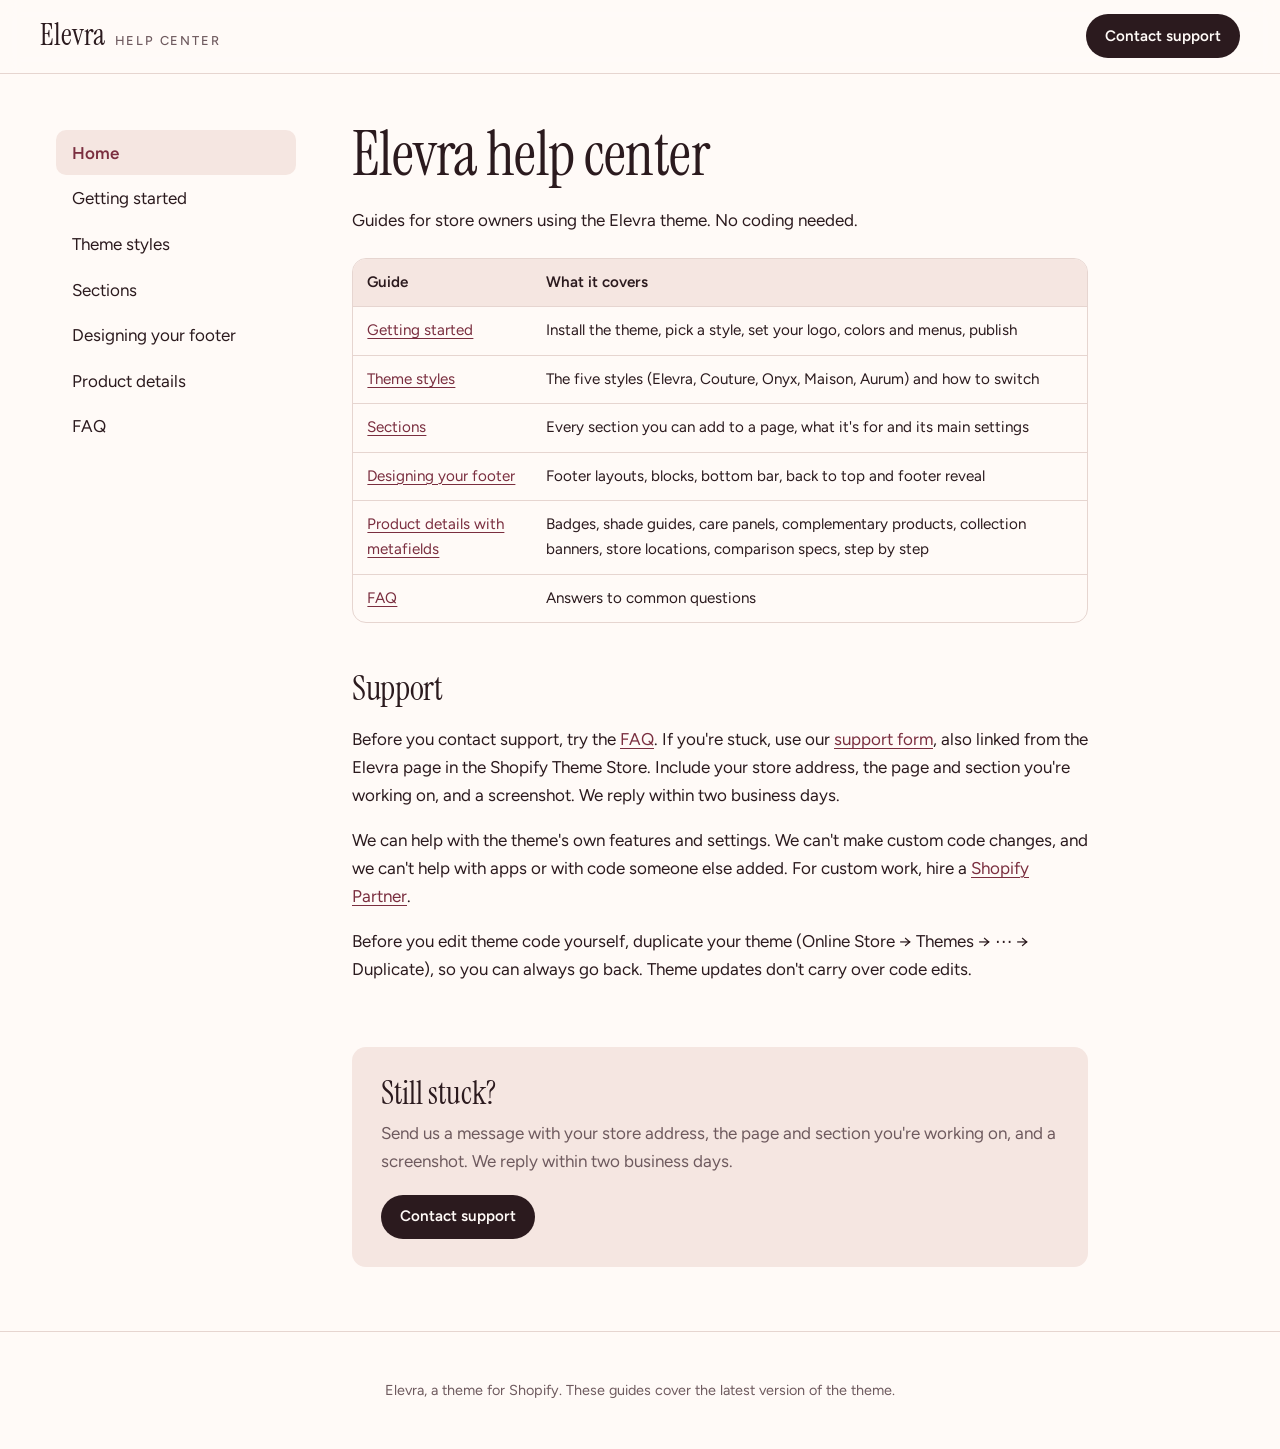
<file: index.html>
<!doctype html>
<html lang="en">
<head>
<meta charset="utf-8">
<meta name="viewport" content="width=device-width, initial-scale=1">
<title>Elevra Help Center</title>
<meta name="description" content="Guides for store owners using the Elevra Shopify theme: setup, styles, sections, the footer, product data and answers to common questions.">
<link rel="preconnect" href="https://fonts.googleapis.com">
<link rel="preconnect" href="https://fonts.gstatic.com" crossorigin>
<link rel="stylesheet" href="https://fonts.googleapis.com/css2?family=Figtree:wght@400;500;600&family=Instrument+Serif&display=swap">
<link rel="stylesheet" href="site.css">
</head>
<body>
<a class="skip" href="#main">Skip to content</a>
<header class="masthead">
  <a class="brand" href="index.html"><span class="brand__name">Elevra</span> <span class="brand__sub">Help Center</span></a>
  <a class="masthead__support" href="https://forms.gle/SwwkydmW6LeUy94i7">Contact support</a>
</header>
<div class="layout">
  <nav class="sidebar" aria-label="Guides"><details class="sidebar__menu"><summary>Guides</summary><ul><li><a href="index.html" aria-current="page">Home</a></li><li><a href="getting-started.html">Getting started</a></li><li><a href="styles.html">Theme styles</a></li><li><a href="sections.html">Sections</a></li><li><a href="footer.html">Designing your footer</a></li><li><a href="product-data.html">Product details</a></li><li><a href="faq.html">FAQ</a></li></ul></details></nav>
  <main id="main" tabindex="-1">
    <article class="prose"><h1 id="elevra-help-center">Elevra help center</h1>
<p>Guides for store owners using the Elevra theme. No coding needed.</p>
<div class="table" tabindex="0" role="region" aria-label="Elevra help center table"><table><thead><tr><th scope="col">Guide</th><th scope="col">What it covers</th></tr></thead><tbody><tr><td><a href="getting-started.html">Getting started</a></td><td>Install the theme, pick a style, set your logo, colors and menus, publish</td></tr>
<tr><td><a href="styles.html">Theme styles</a></td><td>The five styles (Elevra, Couture, Onyx, Maison, Aurum) and how to switch</td></tr>
<tr><td><a href="sections.html">Sections</a></td><td>Every section you can add to a page, what it&#39;s for and its main settings</td></tr>
<tr><td><a href="footer.html">Designing your footer</a></td><td>Footer layouts, blocks, bottom bar, back to top and footer reveal</td></tr>
<tr><td><a href="product-data.html">Product details with metafields</a></td><td>Badges, shade guides, care panels, complementary products, collection banners, store locations, comparison specs, step by step</td></tr>
<tr><td><a href="faq.html">FAQ</a></td><td>Answers to common questions</td></tr></tbody></table></div>
<h2 id="support">Support</h2>
<p>Before you contact support, try the <a href="faq.html">FAQ</a>. If you&#39;re stuck, use our <a href="https://forms.gle/SwwkydmW6LeUy94i7" rel="noopener">support form</a>, also linked from the Elevra page in the Shopify Theme Store. Include your store address, the page and section you&#39;re working on, and a screenshot. We reply within two business days.</p>
<p>We can help with the theme&#39;s own features and settings. We can&#39;t make custom code changes, and we can&#39;t help with apps or with code someone else added. For custom work, hire a <a href="https://www.shopify.com/partners/directory" rel="noopener">Shopify Partner</a>.</p>
<p>Before you edit theme code yourself, duplicate your theme (Online Store → Themes → ⋯ → Duplicate), so you can always go back. Theme updates don&#39;t carry over code edits.</p>
</article>
    <aside class="support-card" id="support" aria-labelledby="support-title">
      <h2 id="support-title">Still stuck?</h2>
      <p>Send us a message with your store address, the page and section you're working on, and a screenshot. We reply within two business days.</p>
      <a class="button" href="https://forms.gle/SwwkydmW6LeUy94i7">Contact support</a>
    </aside>
  </main>
</div>
<script>
  // Large screens show the guide list as a sidebar; small screens keep it folded.
  if (matchMedia('(min-width: 960px)').matches) document.querySelector('.sidebar__menu').open = true;
</script>
<footer class="colophon"><p>Elevra, a theme for Shopify. These guides cover the latest version of the theme.</p></footer>
</body>
</html>
</file>
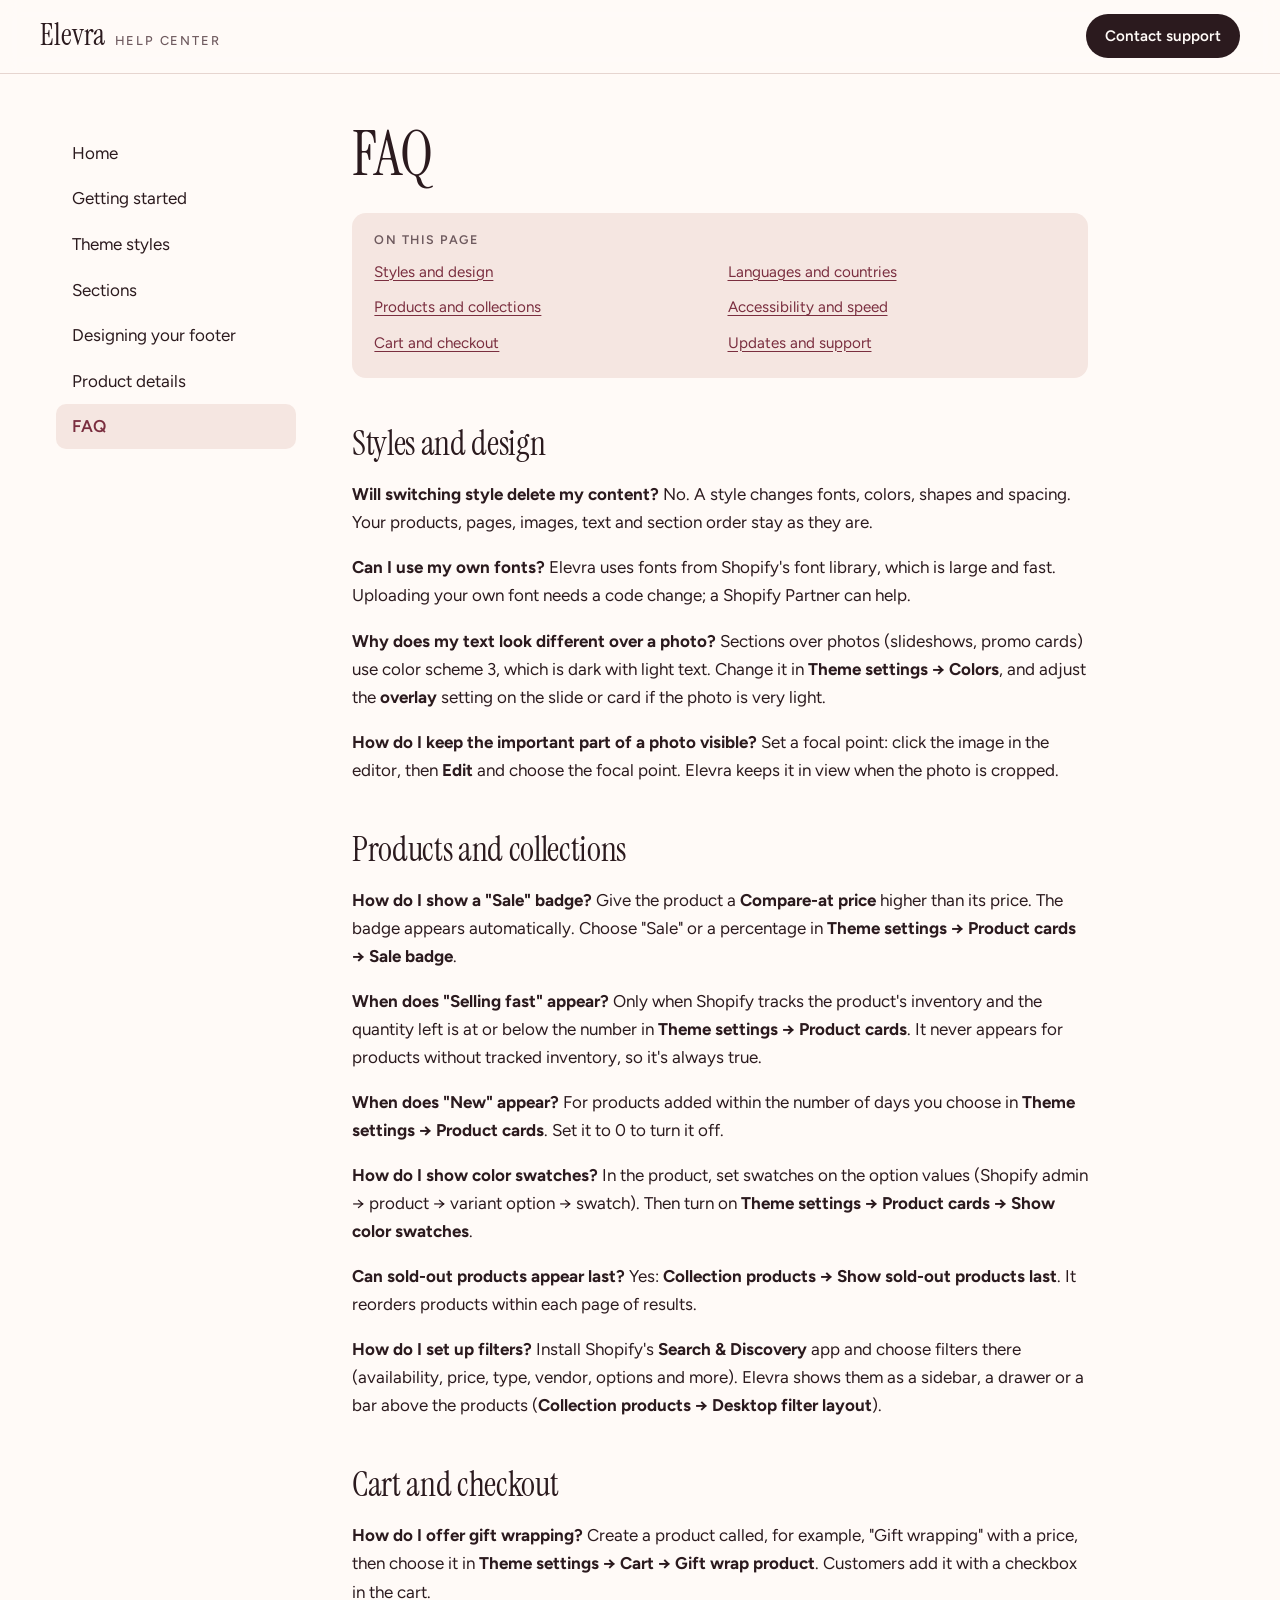
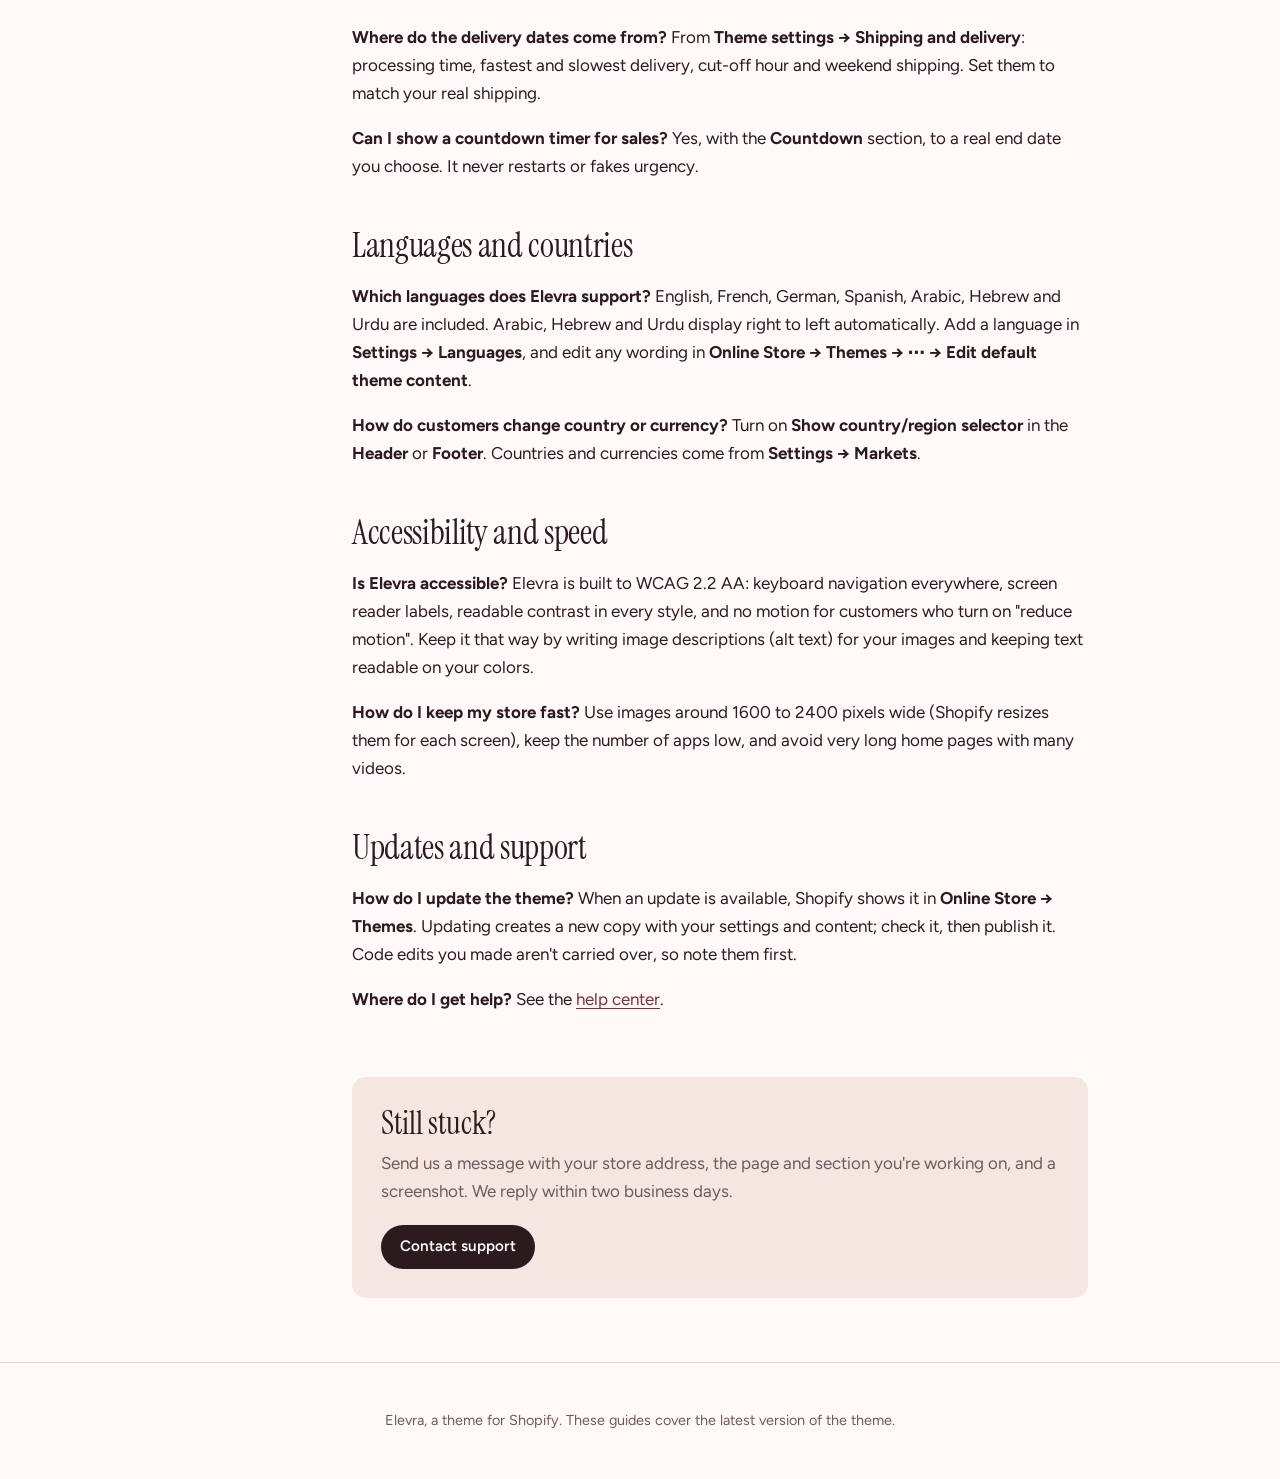
<file: faq.html>
<!doctype html>
<html lang="en">
<head>
<meta charset="utf-8">
<meta name="viewport" content="width=device-width, initial-scale=1">
<title>FAQ – Elevra Help Center</title>
<meta name="description" content="Guides for store owners using the Elevra Shopify theme: setup, styles, sections, the footer, product data and answers to common questions.">
<link rel="preconnect" href="https://fonts.googleapis.com">
<link rel="preconnect" href="https://fonts.gstatic.com" crossorigin>
<link rel="stylesheet" href="https://fonts.googleapis.com/css2?family=Figtree:wght@400;500;600&family=Instrument+Serif&display=swap">
<link rel="stylesheet" href="site.css">
</head>
<body>
<a class="skip" href="#main">Skip to content</a>
<header class="masthead">
  <a class="brand" href="index.html"><span class="brand__name">Elevra</span> <span class="brand__sub">Help Center</span></a>
  <a class="masthead__support" href="https://forms.gle/SwwkydmW6LeUy94i7">Contact support</a>
</header>
<div class="layout">
  <nav class="sidebar" aria-label="Guides"><details class="sidebar__menu"><summary>Guides</summary><ul><li><a href="index.html">Home</a></li><li><a href="getting-started.html">Getting started</a></li><li><a href="styles.html">Theme styles</a></li><li><a href="sections.html">Sections</a></li><li><a href="footer.html">Designing your footer</a></li><li><a href="product-data.html">Product details</a></li><li><a href="faq.html" aria-current="page">FAQ</a></li></ul></details></nav>
  <main id="main" tabindex="-1">
    <article class="prose"><h1 id="faq">FAQ</h1><nav class="contents" aria-labelledby="contents-title"><p id="contents-title">On this page</p><ul><li><a href="#styles-and-design">Styles and design</a></li><li><a href="#products-and-collections">Products and collections</a></li><li><a href="#cart-and-checkout">Cart and checkout</a></li><li><a href="#languages-and-countries">Languages and countries</a></li><li><a href="#accessibility-and-speed">Accessibility and speed</a></li><li><a href="#updates-and-support">Updates and support</a></li></ul></nav>
<h2 id="styles-and-design">Styles and design</h2>
<p><strong>Will switching style delete my content?</strong>
No. A style changes fonts, colors, shapes and spacing. Your products, pages, images, text and section order stay as they are.</p>
<p><strong>Can I use my own fonts?</strong>
Elevra uses fonts from Shopify&#39;s font library, which is large and fast. Uploading your own font needs a code change; a Shopify Partner can help.</p>
<p><strong>Why does my text look different over a photo?</strong>
Sections over photos (slideshows, promo cards) use color scheme 3, which is dark with light text. Change it in <strong>Theme settings → Colors</strong>, and adjust the <strong>overlay</strong> setting on the slide or card if the photo is very light.</p>
<p><strong>How do I keep the important part of a photo visible?</strong>
Set a focal point: click the image in the editor, then <strong>Edit</strong> and choose the focal point. Elevra keeps it in view when the photo is cropped.</p>
<h2 id="products-and-collections">Products and collections</h2>
<p><strong>How do I show a &quot;Sale&quot; badge?</strong>
Give the product a <strong>Compare-at price</strong> higher than its price. The badge appears automatically. Choose &quot;Sale&quot; or a percentage in <strong>Theme settings → Product cards → Sale badge</strong>.</p>
<p><strong>When does &quot;Selling fast&quot; appear?</strong>
Only when Shopify tracks the product&#39;s inventory and the quantity left is at or below the number in <strong>Theme settings → Product cards</strong>. It never appears for products without tracked inventory, so it&#39;s always true.</p>
<p><strong>When does &quot;New&quot; appear?</strong>
For products added within the number of days you choose in <strong>Theme settings → Product cards</strong>. Set it to 0 to turn it off.</p>
<p><strong>How do I show color swatches?</strong>
In the product, set swatches on the option values (Shopify admin → product → variant option → swatch). Then turn on <strong>Theme settings → Product cards → Show color swatches</strong>.</p>
<p><strong>Can sold-out products appear last?</strong>
Yes: <strong>Collection products → Show sold-out products last</strong>. It reorders products within each page of results.</p>
<p><strong>How do I set up filters?</strong>
Install Shopify&#39;s <strong>Search &amp; Discovery</strong> app and choose filters there (availability, price, type, vendor, options and more). Elevra shows them as a sidebar, a drawer or a bar above the products (<strong>Collection products → Desktop filter layout</strong>).</p>
<h2 id="cart-and-checkout">Cart and checkout</h2>
<p><strong>How do I offer gift wrapping?</strong>
Create a product called, for example, &quot;Gift wrapping&quot; with a price, then choose it in <strong>Theme settings → Cart → Gift wrap product</strong>. Customers add it with a checkbox in the cart.</p>
<p><strong>Where do the delivery dates come from?</strong>
From <strong>Theme settings → Shipping and delivery</strong>: processing time, fastest and slowest delivery, cut-off hour and weekend shipping. Set them to match your real shipping.</p>
<p><strong>Can I show a countdown timer for sales?</strong>
Yes, with the <strong>Countdown</strong> section, to a real end date you choose. It never restarts or fakes urgency.</p>
<h2 id="languages-and-countries">Languages and countries</h2>
<p><strong>Which languages does Elevra support?</strong>
English, French, German, Spanish, Arabic, Hebrew and Urdu are included. Arabic, Hebrew and Urdu display right to left automatically. Add a language in <strong>Settings → Languages</strong>, and edit any wording in <strong>Online Store → Themes → ⋯ → Edit default theme content</strong>.</p>
<p><strong>How do customers change country or currency?</strong>
Turn on <strong>Show country/region selector</strong> in the <strong>Header</strong> or <strong>Footer</strong>. Countries and currencies come from <strong>Settings → Markets</strong>.</p>
<h2 id="accessibility-and-speed">Accessibility and speed</h2>
<p><strong>Is Elevra accessible?</strong>
Elevra is built to WCAG 2.2 AA: keyboard navigation everywhere, screen reader labels, readable contrast in every style, and no motion for customers who turn on &quot;reduce motion&quot;. Keep it that way by writing image descriptions (alt text) for your images and keeping text readable on your colors.</p>
<p><strong>How do I keep my store fast?</strong>
Use images around 1600 to 2400 pixels wide (Shopify resizes them for each screen), keep the number of apps low, and avoid very long home pages with many videos.</p>
<h2 id="updates-and-support">Updates and support</h2>
<p><strong>How do I update the theme?</strong>
When an update is available, Shopify shows it in <strong>Online Store → Themes</strong>. Updating creates a new copy with your settings and content; check it, then publish it. Code edits you made aren&#39;t carried over, so note them first.</p>
<p><strong>Where do I get help?</strong>
See the <a href="index.html#support">help center</a>.</p>
</article>
    <aside class="support-card" id="support" aria-labelledby="support-title">
      <h2 id="support-title">Still stuck?</h2>
      <p>Send us a message with your store address, the page and section you're working on, and a screenshot. We reply within two business days.</p>
      <a class="button" href="https://forms.gle/SwwkydmW6LeUy94i7">Contact support</a>
    </aside>
  </main>
</div>
<script>
  // Large screens show the guide list as a sidebar; small screens keep it folded.
  if (matchMedia('(min-width: 960px)').matches) document.querySelector('.sidebar__menu').open = true;
</script>
<footer class="colophon"><p>Elevra, a theme for Shopify. These guides cover the latest version of the theme.</p></footer>
</body>
</html>
</file>
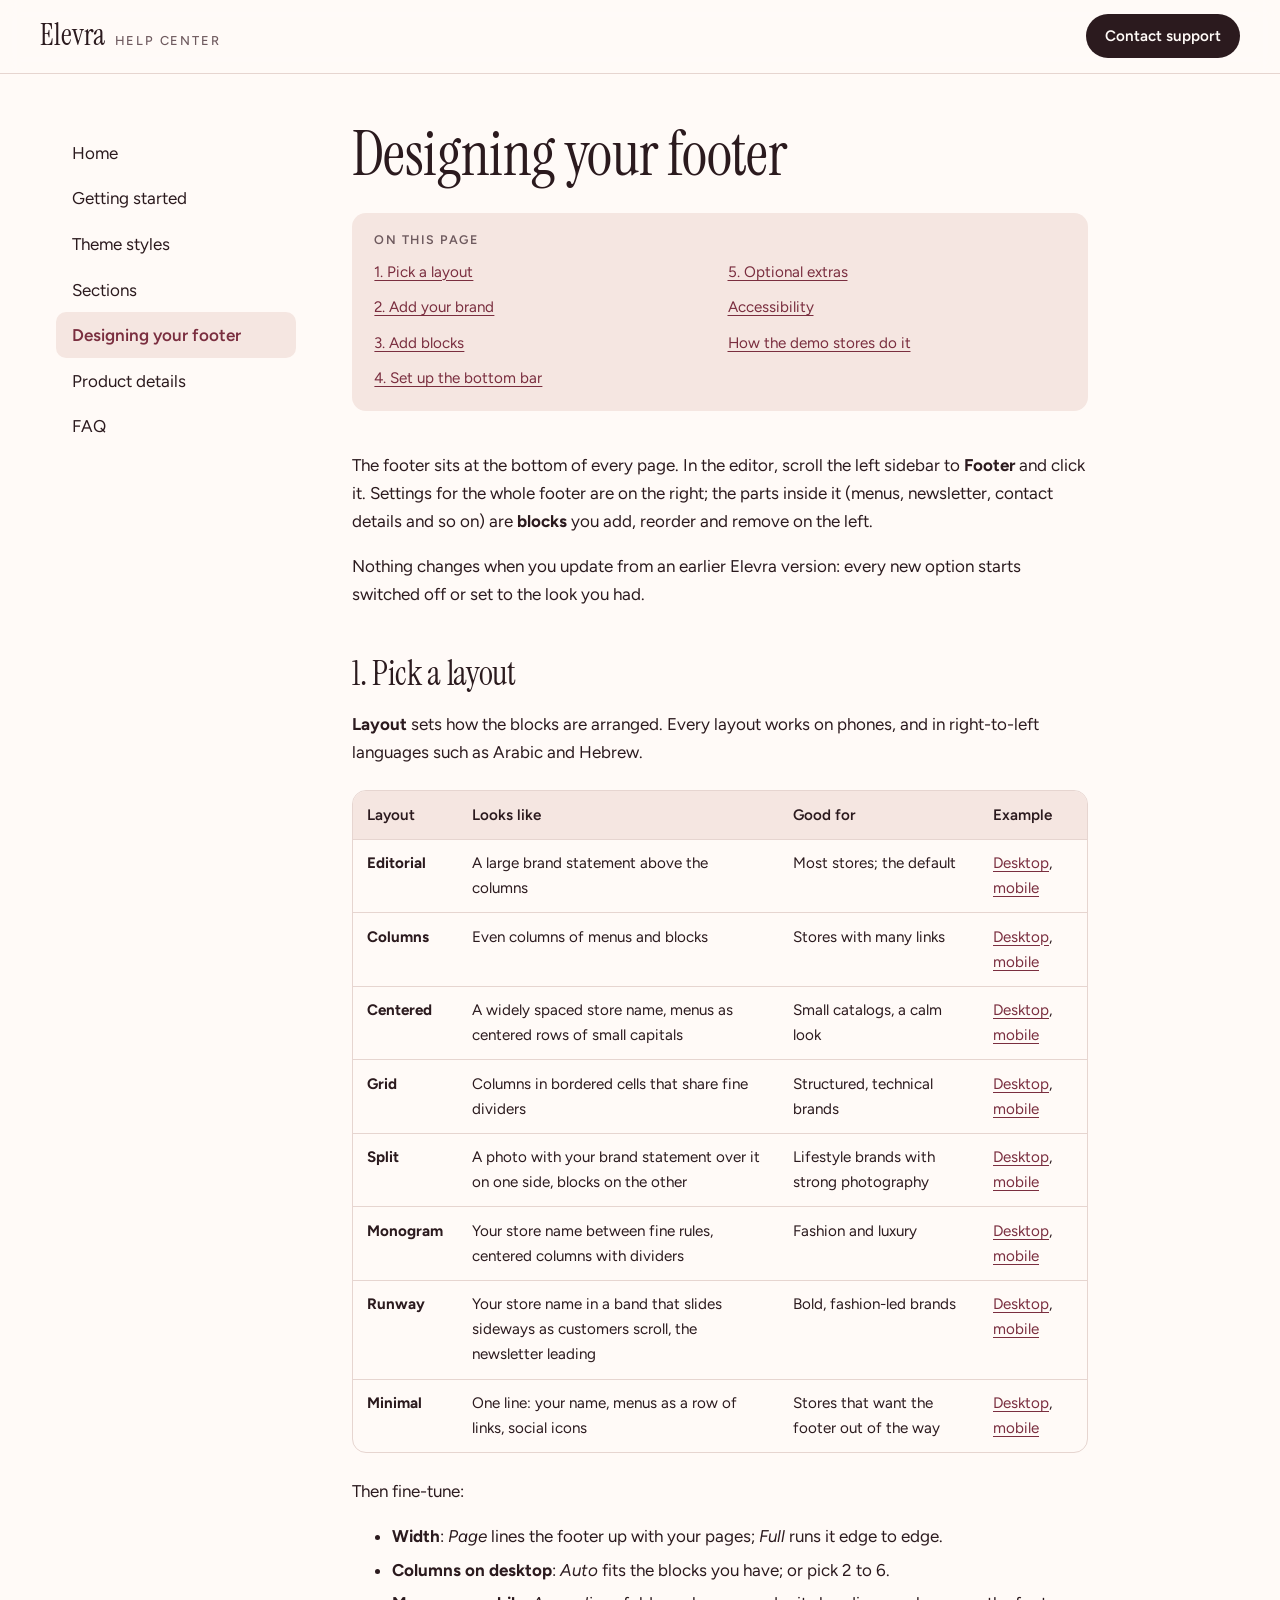
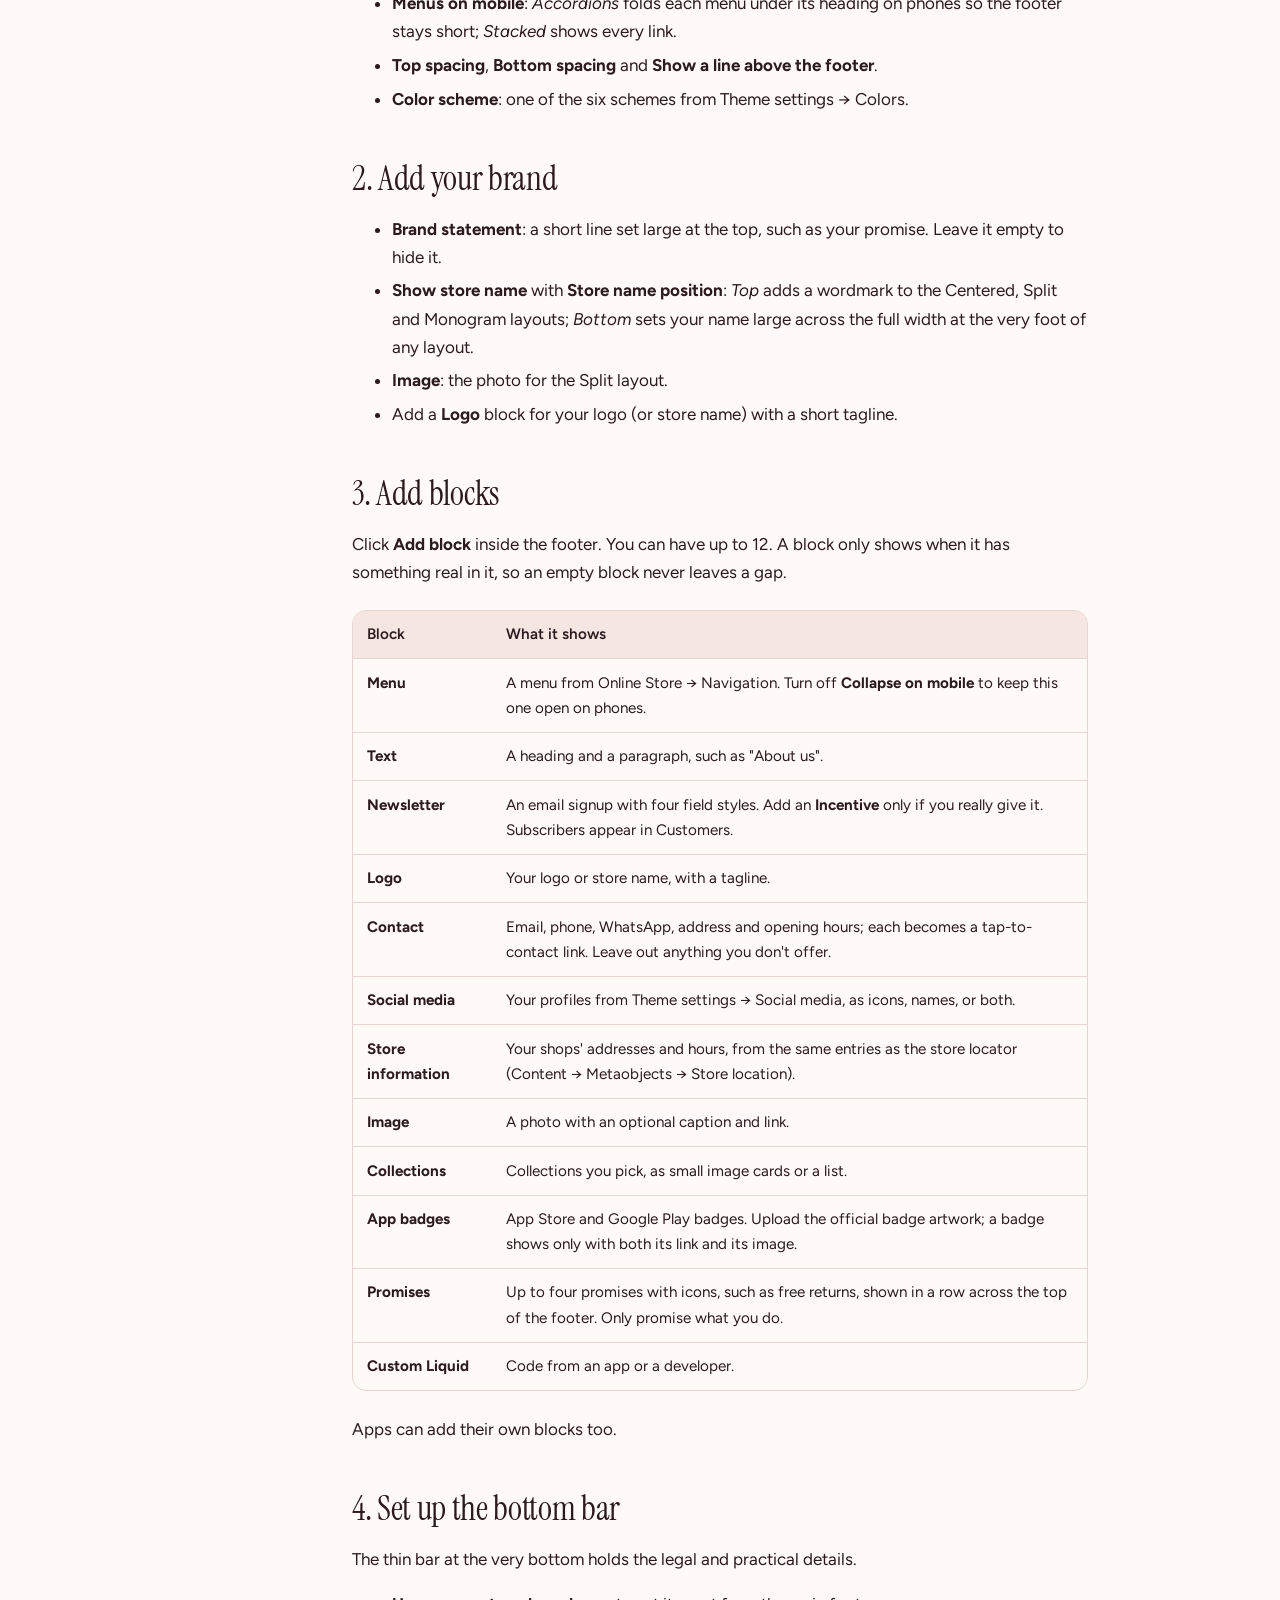
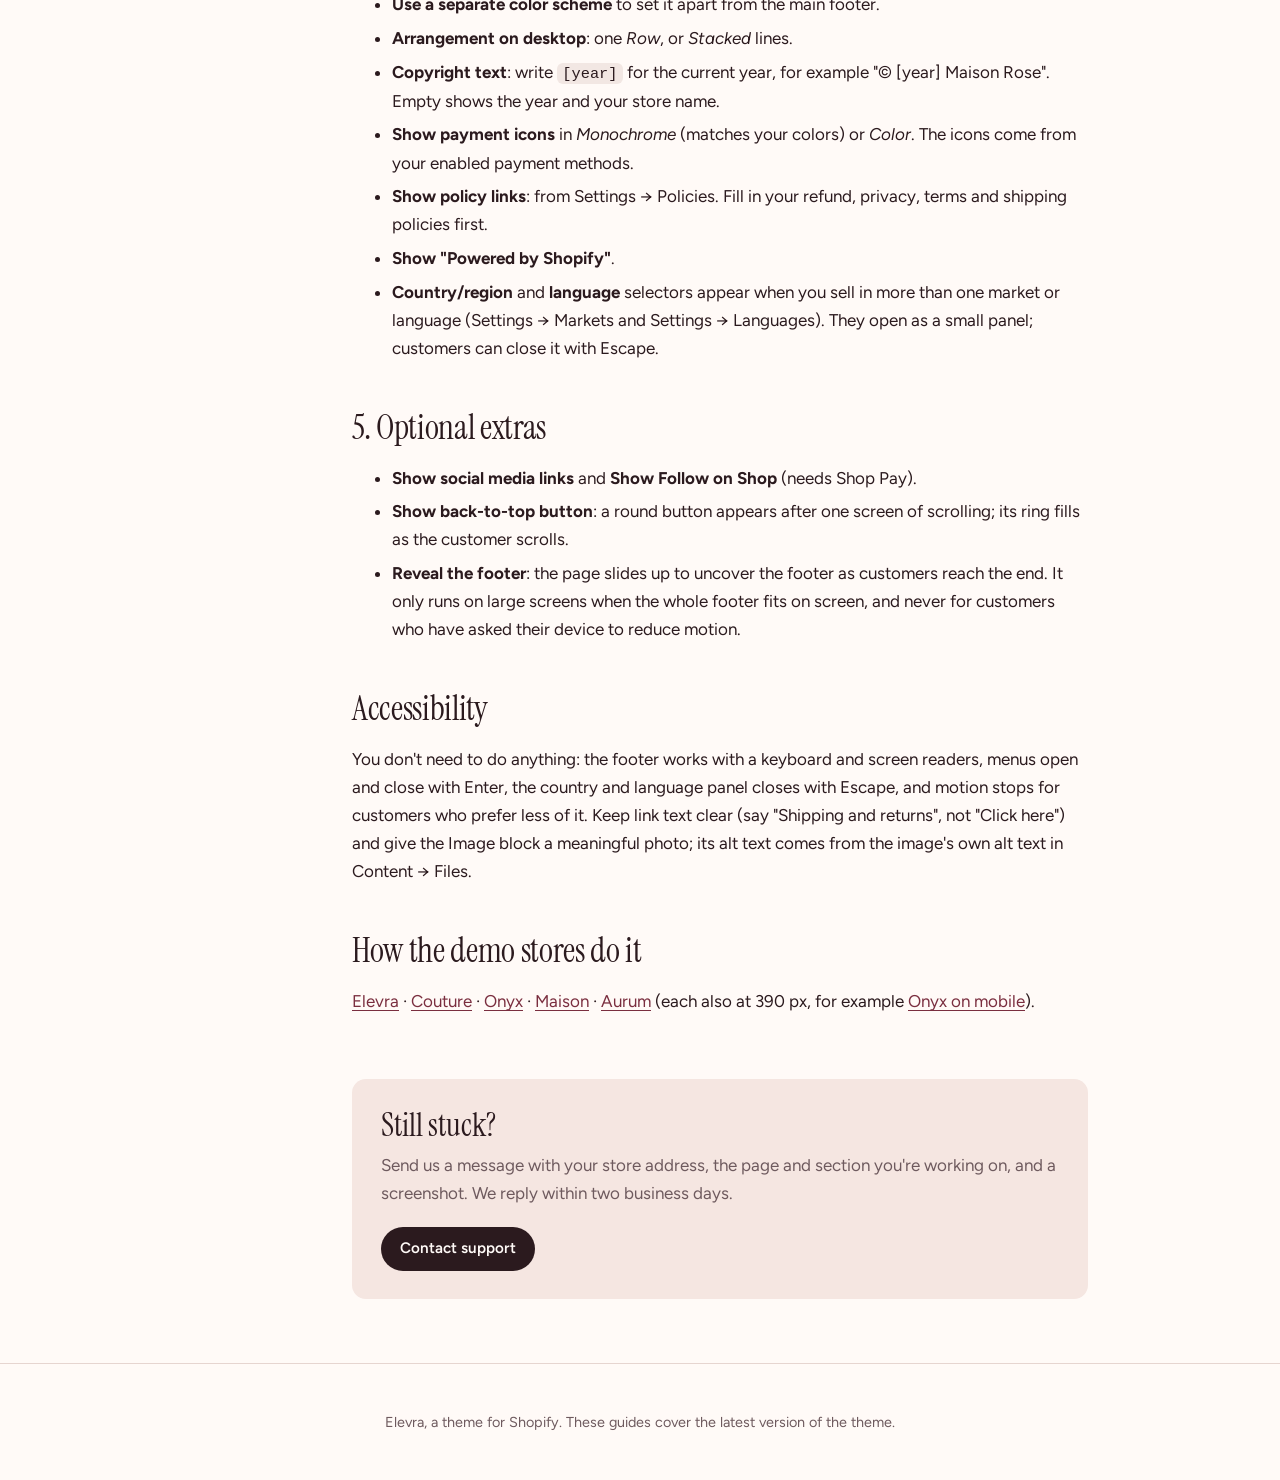
<file: footer.html>
<!doctype html>
<html lang="en">
<head>
<meta charset="utf-8">
<meta name="viewport" content="width=device-width, initial-scale=1">
<title>Designing your footer – Elevra Help Center</title>
<meta name="description" content="Guides for store owners using the Elevra Shopify theme: setup, styles, sections, the footer, product data and answers to common questions.">
<link rel="preconnect" href="https://fonts.googleapis.com">
<link rel="preconnect" href="https://fonts.gstatic.com" crossorigin>
<link rel="stylesheet" href="https://fonts.googleapis.com/css2?family=Figtree:wght@400;500;600&family=Instrument+Serif&display=swap">
<link rel="stylesheet" href="site.css">
</head>
<body>
<a class="skip" href="#main">Skip to content</a>
<header class="masthead">
  <a class="brand" href="index.html"><span class="brand__name">Elevra</span> <span class="brand__sub">Help Center</span></a>
  <a class="masthead__support" href="https://forms.gle/SwwkydmW6LeUy94i7">Contact support</a>
</header>
<div class="layout">
  <nav class="sidebar" aria-label="Guides"><details class="sidebar__menu"><summary>Guides</summary><ul><li><a href="index.html">Home</a></li><li><a href="getting-started.html">Getting started</a></li><li><a href="styles.html">Theme styles</a></li><li><a href="sections.html">Sections</a></li><li><a href="footer.html" aria-current="page">Designing your footer</a></li><li><a href="product-data.html">Product details</a></li><li><a href="faq.html">FAQ</a></li></ul></details></nav>
  <main id="main" tabindex="-1">
    <article class="prose"><h1 id="designing-your-footer">Designing your footer</h1><nav class="contents" aria-labelledby="contents-title"><p id="contents-title">On this page</p><ul><li><a href="#1-pick-a-layout">1. Pick a layout</a></li><li><a href="#2-add-your-brand">2. Add your brand</a></li><li><a href="#3-add-blocks">3. Add blocks</a></li><li><a href="#4-set-up-the-bottom-bar">4. Set up the bottom bar</a></li><li><a href="#5-optional-extras">5. Optional extras</a></li><li><a href="#accessibility">Accessibility</a></li><li><a href="#how-the-demo-stores-do-it">How the demo stores do it</a></li></ul></nav>
<p>The footer sits at the bottom of every page. In the editor, scroll the left sidebar to <strong>Footer</strong> and click it. Settings for the whole footer are on the right; the parts inside it (menus, newsletter, contact details and so on) are <strong>blocks</strong> you add, reorder and remove on the left.</p>
<p>Nothing changes when you update from an earlier Elevra version: every new option starts switched off or set to the look you had.</p>
<h2 id="1-pick-a-layout">1. Pick a layout</h2>
<p><strong>Layout</strong> sets how the blocks are arranged. Every layout works on phones, and in right-to-left languages such as Arabic and Hebrew.</p>
<div class="table" tabindex="0" role="region" aria-label="1. Pick a layout table"><table><thead><tr><th scope="col">Layout</th><th scope="col">Looks like</th><th scope="col">Good for</th><th scope="col">Example</th></tr></thead><tbody><tr><td><strong>Editorial</strong></td><td>A large brand statement above the columns</td><td>Most stores; the default</td><td><a href="images/footer-layout-editorial-1440.jpg">Desktop</a>, <a href="images/footer-layout-editorial-390.jpg">mobile</a></td></tr>
<tr><td><strong>Columns</strong></td><td>Even columns of menus and blocks</td><td>Stores with many links</td><td><a href="images/footer-layout-columns-1440.jpg">Desktop</a>, <a href="images/footer-layout-columns-390.jpg">mobile</a></td></tr>
<tr><td><strong>Centered</strong></td><td>A widely spaced store name, menus as centered rows of small capitals</td><td>Small catalogs, a calm look</td><td><a href="images/footer-layout-centered-1440.jpg">Desktop</a>, <a href="images/footer-layout-centered-390.jpg">mobile</a></td></tr>
<tr><td><strong>Grid</strong></td><td>Columns in bordered cells that share fine dividers</td><td>Structured, technical brands</td><td><a href="images/footer-layout-grid-1440.jpg">Desktop</a>, <a href="images/footer-layout-grid-390.jpg">mobile</a></td></tr>
<tr><td><strong>Split</strong></td><td>A photo with your brand statement over it on one side, blocks on the other</td><td>Lifestyle brands with strong photography</td><td><a href="images/footer-layout-split-1440.jpg">Desktop</a>, <a href="images/footer-layout-split-390.jpg">mobile</a></td></tr>
<tr><td><strong>Monogram</strong></td><td>Your store name between fine rules, centered columns with dividers</td><td>Fashion and luxury</td><td><a href="images/footer-layout-monogram-1440.jpg">Desktop</a>, <a href="images/footer-layout-monogram-390.jpg">mobile</a></td></tr>
<tr><td><strong>Runway</strong></td><td>Your store name in a band that slides sideways as customers scroll, the newsletter leading</td><td>Bold, fashion-led brands</td><td><a href="images/footer-layout-runway-1440.jpg">Desktop</a>, <a href="images/footer-layout-runway-390.jpg">mobile</a></td></tr>
<tr><td><strong>Minimal</strong></td><td>One line: your name, menus as a row of links, social icons</td><td>Stores that want the footer out of the way</td><td><a href="images/footer-layout-minimal-1440.jpg">Desktop</a>, <a href="images/footer-layout-minimal-390.jpg">mobile</a></td></tr></tbody></table></div>
<p>Then fine-tune:</p>
<ul>
<li><strong>Width</strong>: <em>Page</em> lines the footer up with your pages; <em>Full</em> runs it edge to edge.</li>
<li><strong>Columns on desktop</strong>: <em>Auto</em> fits the blocks you have; or pick 2 to 6.</li>
<li><strong>Menus on mobile</strong>: <em>Accordions</em> folds each menu under its heading on phones so the footer stays short; <em>Stacked</em> shows every link.</li>
<li><strong>Top spacing</strong>, <strong>Bottom spacing</strong> and <strong>Show a line above the footer</strong>.</li>
<li><strong>Color scheme</strong>: one of the six schemes from Theme settings → Colors.</li>
</ul>
<h2 id="2-add-your-brand">2. Add your brand</h2>
<ul>
<li><strong>Brand statement</strong>: a short line set large at the top, such as your promise. Leave it empty to hide it.</li>
<li><strong>Show store name</strong> with <strong>Store name position</strong>: <em>Top</em> adds a wordmark to the Centered, Split and Monogram layouts; <em>Bottom</em> sets your name large across the full width at the very foot of any layout.</li>
<li><strong>Image</strong>: the photo for the Split layout.</li>
<li>Add a <strong>Logo</strong> block for your logo (or store name) with a short tagline.</li>
</ul>
<h2 id="3-add-blocks">3. Add blocks</h2>
<p>Click <strong>Add block</strong> inside the footer. You can have up to 12. A block only shows when it has something real in it, so an empty block never leaves a gap.</p>
<div class="table" tabindex="0" role="region" aria-label="3. Add blocks table"><table><thead><tr><th scope="col">Block</th><th scope="col">What it shows</th></tr></thead><tbody><tr><td><strong>Menu</strong></td><td>A menu from Online Store → Navigation. Turn off <strong>Collapse on mobile</strong> to keep this one open on phones.</td></tr>
<tr><td><strong>Text</strong></td><td>A heading and a paragraph, such as &quot;About us&quot;.</td></tr>
<tr><td><strong>Newsletter</strong></td><td>An email signup with four field styles. Add an <strong>Incentive</strong> only if you really give it. Subscribers appear in Customers.</td></tr>
<tr><td><strong>Logo</strong></td><td>Your logo or store name, with a tagline.</td></tr>
<tr><td><strong>Contact</strong></td><td>Email, phone, WhatsApp, address and opening hours; each becomes a tap-to-contact link. Leave out anything you don&#39;t offer.</td></tr>
<tr><td><strong>Social media</strong></td><td>Your profiles from Theme settings → Social media, as icons, names, or both.</td></tr>
<tr><td><strong>Store information</strong></td><td>Your shops&#39; addresses and hours, from the same entries as the store locator (Content → Metaobjects → Store location).</td></tr>
<tr><td><strong>Image</strong></td><td>A photo with an optional caption and link.</td></tr>
<tr><td><strong>Collections</strong></td><td>Collections you pick, as small image cards or a list.</td></tr>
<tr><td><strong>App badges</strong></td><td>App Store and Google Play badges. Upload the official badge artwork; a badge shows only with both its link and its image.</td></tr>
<tr><td><strong>Promises</strong></td><td>Up to four promises with icons, such as free returns, shown in a row across the top of the footer. Only promise what you do.</td></tr>
<tr><td><strong>Custom Liquid</strong></td><td>Code from an app or a developer.</td></tr></tbody></table></div>
<p>Apps can add their own blocks too.</p>
<h2 id="4-set-up-the-bottom-bar">4. Set up the bottom bar</h2>
<p>The thin bar at the very bottom holds the legal and practical details.</p>
<ul>
<li><strong>Use a separate color scheme</strong> to set it apart from the main footer.</li>
<li><strong>Arrangement on desktop</strong>: one <em>Row</em>, or <em>Stacked</em> lines.</li>
<li><strong>Copyright text</strong>: write <code>[year]</code> for the current year, for example &quot;© [year] Maison Rose&quot;. Empty shows the year and your store name.</li>
<li><strong>Show payment icons</strong> in <em>Monochrome</em> (matches your colors) or <em>Color</em>. The icons come from your enabled payment methods.</li>
<li><strong>Show policy links</strong>: from Settings → Policies. Fill in your refund, privacy, terms and shipping policies first.</li>
<li><strong>Show &quot;Powered by Shopify&quot;</strong>.</li>
<li><strong>Country/region</strong> and <strong>language</strong> selectors appear when you sell in more than one market or language (Settings → Markets and Settings → Languages). They open as a small panel; customers can close it with Escape.</li>
</ul>
<h2 id="5-optional-extras">5. Optional extras</h2>
<ul>
<li><strong>Show social media links</strong> and <strong>Show Follow on Shop</strong> (needs Shop Pay).</li>
<li><strong>Show back-to-top button</strong>: a round button appears after one screen of scrolling; its ring fills as the customer scrolls.</li>
<li><strong>Reveal the footer</strong>: the page slides up to uncover the footer as customers reach the end. It only runs on large screens when the whole footer fits on screen, and never for customers who have asked their device to reduce motion.</li>
</ul>
<h2 id="accessibility">Accessibility</h2>
<p>You don&#39;t need to do anything: the footer works with a keyboard and screen readers, menus open and close with Enter, the country and language panel closes with Escape, and motion stops for customers who prefer less of it. Keep link text clear (say &quot;Shipping and returns&quot;, not &quot;Click here&quot;) and give the Image block a meaningful photo; its alt text comes from the image&#39;s own alt text in Content → Files.</p>
<h2 id="how-the-demo-stores-do-it">How the demo stores do it</h2>
<p><a href="images/footer-elevra-1440.jpg">Elevra</a> · <a href="images/footer-couture-1440.jpg">Couture</a> · <a href="images/footer-onyx-1440.jpg">Onyx</a> · <a href="images/footer-maison-1440.jpg">Maison</a> · <a href="images/footer-aurum-1440.jpg">Aurum</a> (each also at 390 px, for example <a href="images/footer-onyx-390.jpg">Onyx on mobile</a>).</p>
</article>
    <aside class="support-card" id="support" aria-labelledby="support-title">
      <h2 id="support-title">Still stuck?</h2>
      <p>Send us a message with your store address, the page and section you're working on, and a screenshot. We reply within two business days.</p>
      <a class="button" href="https://forms.gle/SwwkydmW6LeUy94i7">Contact support</a>
    </aside>
  </main>
</div>
<script>
  // Large screens show the guide list as a sidebar; small screens keep it folded.
  if (matchMedia('(min-width: 960px)').matches) document.querySelector('.sidebar__menu').open = true;
</script>
<footer class="colophon"><p>Elevra, a theme for Shopify. These guides cover the latest version of the theme.</p></footer>
</body>
</html>
</file>
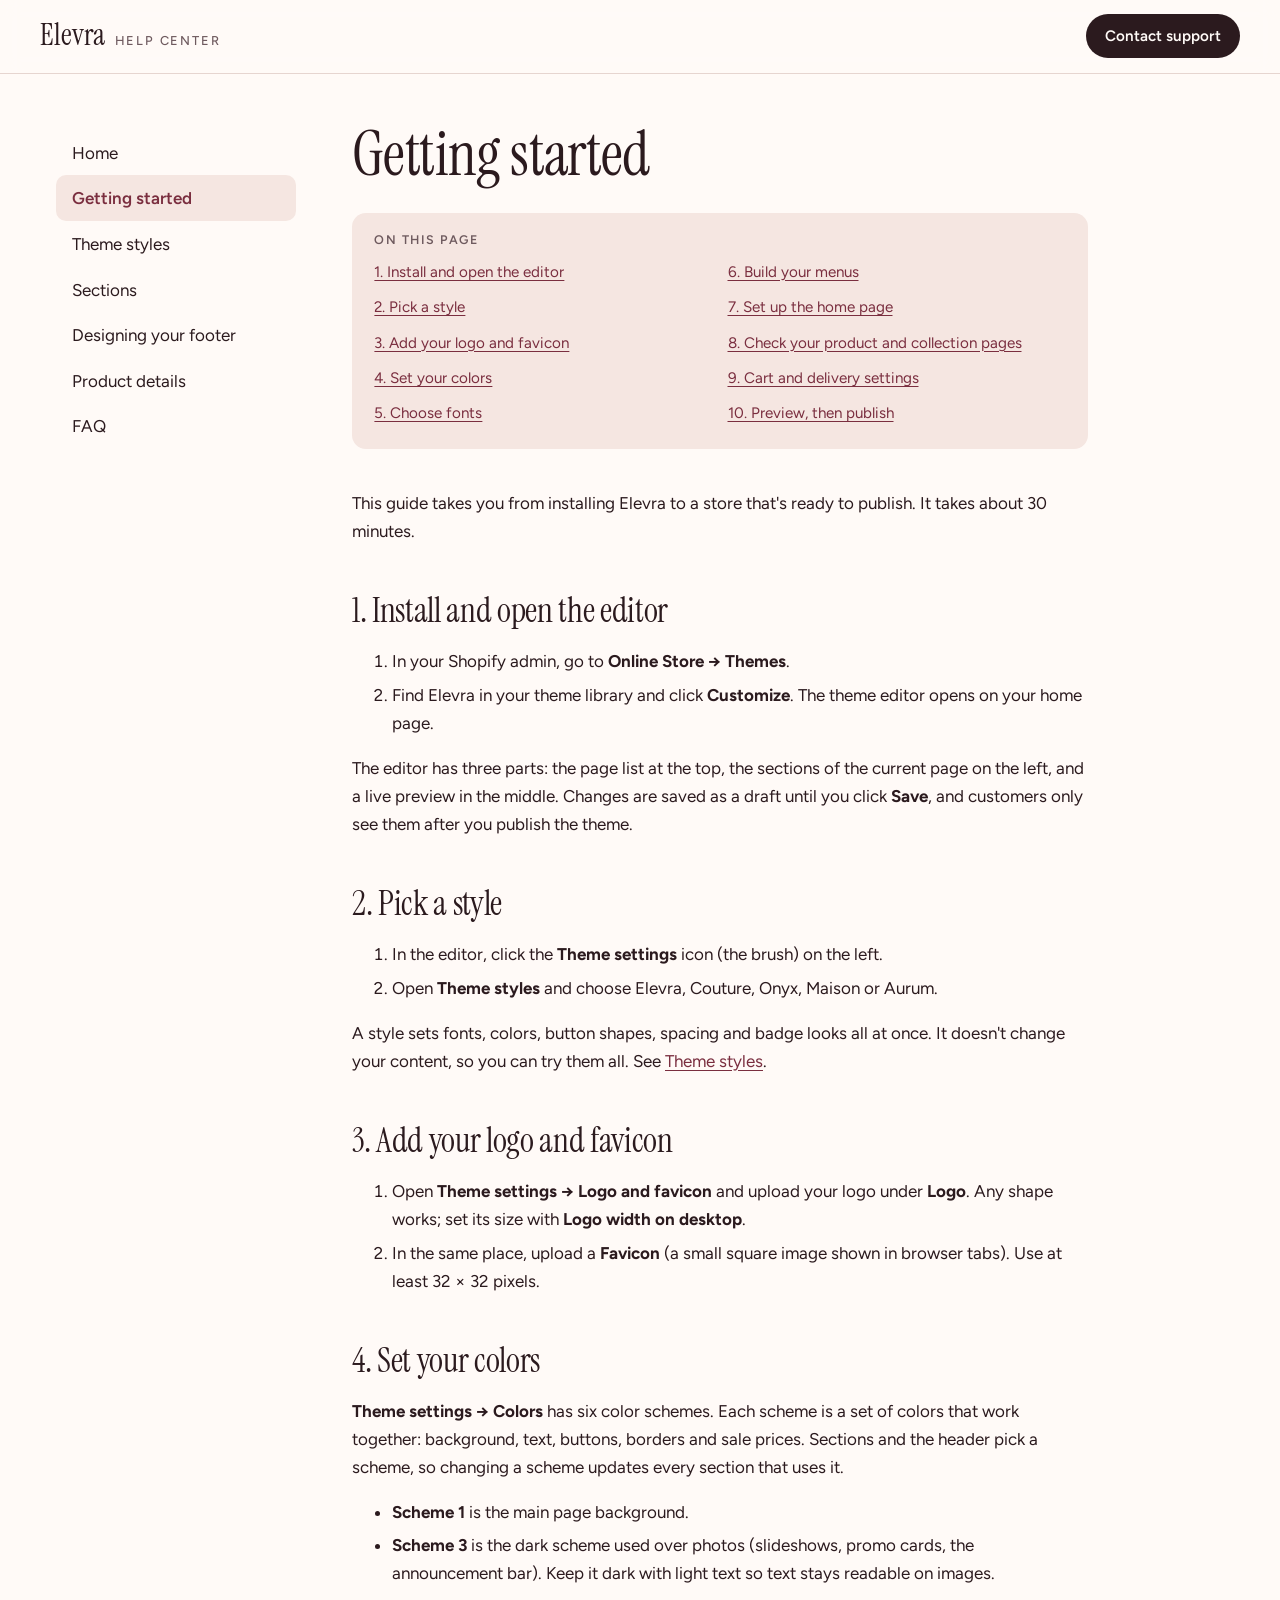
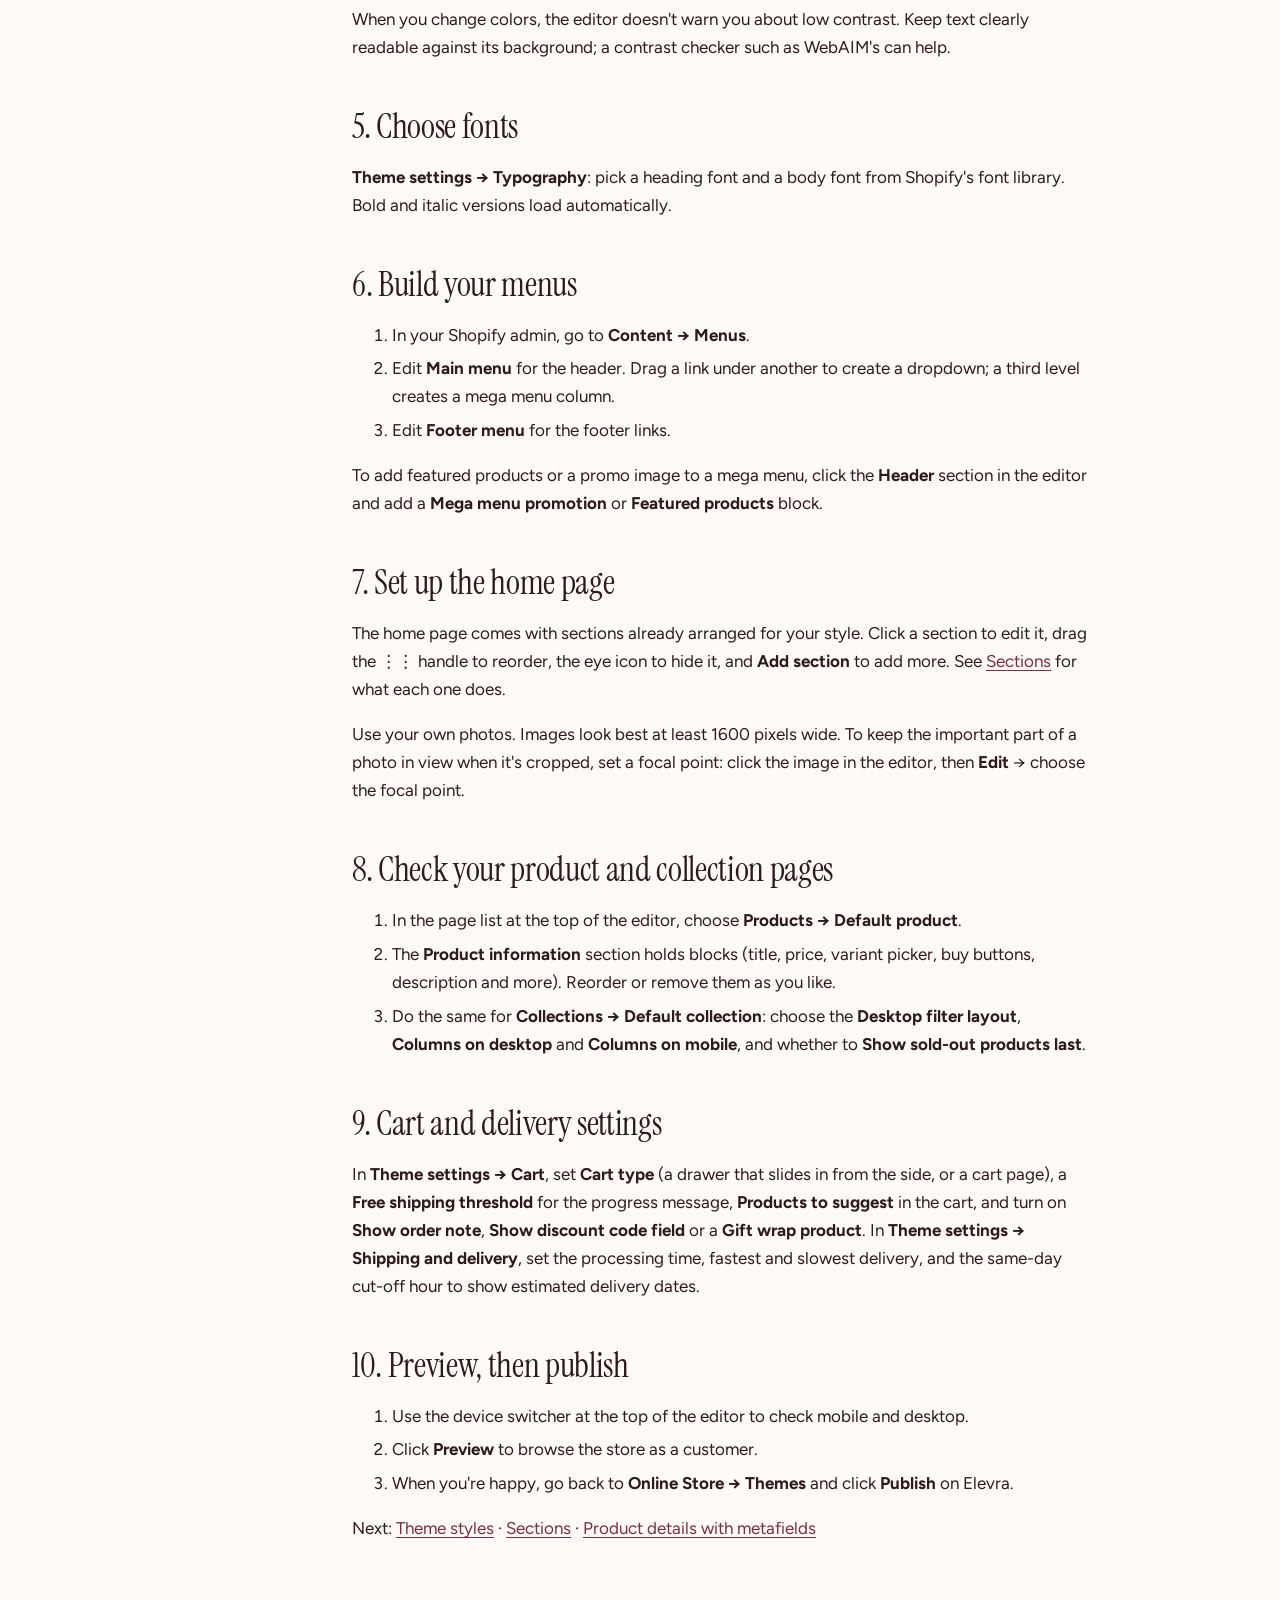
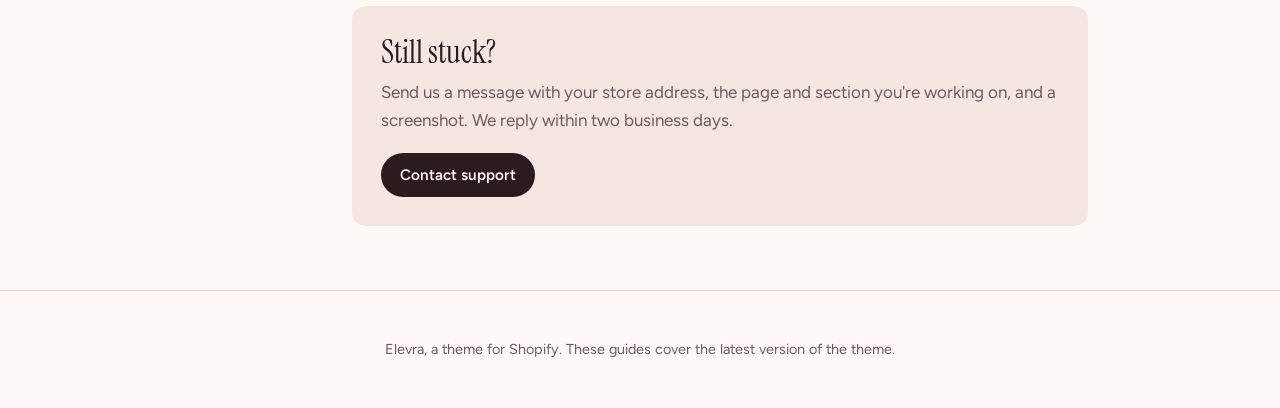
<file: getting-started.html>
<!doctype html>
<html lang="en">
<head>
<meta charset="utf-8">
<meta name="viewport" content="width=device-width, initial-scale=1">
<title>Getting started – Elevra Help Center</title>
<meta name="description" content="Guides for store owners using the Elevra Shopify theme: setup, styles, sections, the footer, product data and answers to common questions.">
<link rel="preconnect" href="https://fonts.googleapis.com">
<link rel="preconnect" href="https://fonts.gstatic.com" crossorigin>
<link rel="stylesheet" href="https://fonts.googleapis.com/css2?family=Figtree:wght@400;500;600&family=Instrument+Serif&display=swap">
<link rel="stylesheet" href="site.css">
</head>
<body>
<a class="skip" href="#main">Skip to content</a>
<header class="masthead">
  <a class="brand" href="index.html"><span class="brand__name">Elevra</span> <span class="brand__sub">Help Center</span></a>
  <a class="masthead__support" href="https://forms.gle/SwwkydmW6LeUy94i7">Contact support</a>
</header>
<div class="layout">
  <nav class="sidebar" aria-label="Guides"><details class="sidebar__menu"><summary>Guides</summary><ul><li><a href="index.html">Home</a></li><li><a href="getting-started.html" aria-current="page">Getting started</a></li><li><a href="styles.html">Theme styles</a></li><li><a href="sections.html">Sections</a></li><li><a href="footer.html">Designing your footer</a></li><li><a href="product-data.html">Product details</a></li><li><a href="faq.html">FAQ</a></li></ul></details></nav>
  <main id="main" tabindex="-1">
    <article class="prose"><h1 id="getting-started">Getting started</h1><nav class="contents" aria-labelledby="contents-title"><p id="contents-title">On this page</p><ul><li><a href="#1-install-and-open-the-editor">1. Install and open the editor</a></li><li><a href="#2-pick-a-style">2. Pick a style</a></li><li><a href="#3-add-your-logo-and-favicon">3. Add your logo and favicon</a></li><li><a href="#4-set-your-colors">4. Set your colors</a></li><li><a href="#5-choose-fonts">5. Choose fonts</a></li><li><a href="#6-build-your-menus">6. Build your menus</a></li><li><a href="#7-set-up-the-home-page">7. Set up the home page</a></li><li><a href="#8-check-your-product-and-collection-pages">8. Check your product and collection pages</a></li><li><a href="#9-cart-and-delivery-settings">9. Cart and delivery settings</a></li><li><a href="#10-preview-then-publish">10. Preview, then publish</a></li></ul></nav>
<p>This guide takes you from installing Elevra to a store that&#39;s ready to publish. It takes about 30 minutes.</p>
<h2 id="1-install-and-open-the-editor">1. Install and open the editor</h2>
<ol>
<li>In your Shopify admin, go to <strong>Online Store → Themes</strong>.</li>
<li>Find Elevra in your theme library and click <strong>Customize</strong>. The theme editor opens on your home page.</li>
</ol>
<p>The editor has three parts: the page list at the top, the sections of the current page on the left, and a live preview in the middle. Changes are saved as a draft until you click <strong>Save</strong>, and customers only see them after you publish the theme.</p>
<h2 id="2-pick-a-style">2. Pick a style</h2>
<ol>
<li>In the editor, click the <strong>Theme settings</strong> icon (the brush) on the left.</li>
<li>Open <strong>Theme styles</strong> and choose Elevra, Couture, Onyx, Maison or Aurum.</li>
</ol>
<p>A style sets fonts, colors, button shapes, spacing and badge looks all at once. It doesn&#39;t change your content, so you can try them all. See <a href="styles.html">Theme styles</a>.</p>
<h2 id="3-add-your-logo-and-favicon">3. Add your logo and favicon</h2>
<ol>
<li>Open <strong>Theme settings → Logo and favicon</strong> and upload your logo under <strong>Logo</strong>. Any shape works; set its size with <strong>Logo width on desktop</strong>.</li>
<li>In the same place, upload a <strong>Favicon</strong> (a small square image shown in browser tabs). Use at least 32 × 32 pixels.</li>
</ol>
<h2 id="4-set-your-colors">4. Set your colors</h2>
<p><strong>Theme settings → Colors</strong> has six color schemes. Each scheme is a set of colors that work together: background, text, buttons, borders and sale prices. Sections and the header pick a scheme, so changing a scheme updates every section that uses it.</p>
<ul>
<li><strong>Scheme 1</strong> is the main page background.</li>
<li><strong>Scheme 3</strong> is the dark scheme used over photos (slideshows, promo cards, the announcement bar). Keep it dark with light text so text stays readable on images.</li>
</ul>
<p>When you change colors, the editor doesn&#39;t warn you about low contrast. Keep text clearly readable against its background; a contrast checker such as WebAIM&#39;s can help.</p>
<h2 id="5-choose-fonts">5. Choose fonts</h2>
<p><strong>Theme settings → Typography</strong>: pick a heading font and a body font from Shopify&#39;s font library. Bold and italic versions load automatically.</p>
<h2 id="6-build-your-menus">6. Build your menus</h2>
<ol>
<li>In your Shopify admin, go to <strong>Content → Menus</strong>.</li>
<li>Edit <strong>Main menu</strong> for the header. Drag a link under another to create a dropdown; a third level creates a mega menu column.</li>
<li>Edit <strong>Footer menu</strong> for the footer links.</li>
</ol>
<p>To add featured products or a promo image to a mega menu, click the <strong>Header</strong> section in the editor and add a <strong>Mega menu promotion</strong> or <strong>Featured products</strong> block.</p>
<h2 id="7-set-up-the-home-page">7. Set up the home page</h2>
<p>The home page comes with sections already arranged for your style. Click a section to edit it, drag the ⋮⋮ handle to reorder, the eye icon to hide it, and <strong>Add section</strong> to add more. See <a href="sections.html">Sections</a> for what each one does.</p>
<p>Use your own photos. Images look best at least 1600 pixels wide. To keep the important part of a photo in view when it&#39;s cropped, set a focal point: click the image in the editor, then <strong>Edit</strong> → choose the focal point.</p>
<h2 id="8-check-your-product-and-collection-pages">8. Check your product and collection pages</h2>
<ol>
<li>In the page list at the top of the editor, choose <strong>Products → Default product</strong>.</li>
<li>The <strong>Product information</strong> section holds blocks (title, price, variant picker, buy buttons, description and more). Reorder or remove them as you like.</li>
<li>Do the same for <strong>Collections → Default collection</strong>: choose the <strong>Desktop filter layout</strong>, <strong>Columns on desktop</strong> and <strong>Columns on mobile</strong>, and whether to <strong>Show sold-out products last</strong>.</li>
</ol>
<h2 id="9-cart-and-delivery-settings">9. Cart and delivery settings</h2>
<p>In <strong>Theme settings → Cart</strong>, set <strong>Cart type</strong> (a drawer that slides in from the side, or a cart page), a <strong>Free shipping threshold</strong> for the progress message, <strong>Products to suggest</strong> in the cart, and turn on <strong>Show order note</strong>, <strong>Show discount code field</strong> or a <strong>Gift wrap product</strong>. In <strong>Theme settings → Shipping and delivery</strong>, set the processing time, fastest and slowest delivery, and the same-day cut-off hour to show estimated delivery dates.</p>
<h2 id="10-preview-then-publish">10. Preview, then publish</h2>
<ol>
<li>Use the device switcher at the top of the editor to check mobile and desktop.</li>
<li>Click <strong>Preview</strong> to browse the store as a customer.</li>
<li>When you&#39;re happy, go back to <strong>Online Store → Themes</strong> and click <strong>Publish</strong> on Elevra.</li>
</ol>
<p>Next: <a href="styles.html">Theme styles</a> · <a href="sections.html">Sections</a> · <a href="product-data.html">Product details with metafields</a></p>
</article>
    <aside class="support-card" id="support" aria-labelledby="support-title">
      <h2 id="support-title">Still stuck?</h2>
      <p>Send us a message with your store address, the page and section you're working on, and a screenshot. We reply within two business days.</p>
      <a class="button" href="https://forms.gle/SwwkydmW6LeUy94i7">Contact support</a>
    </aside>
  </main>
</div>
<script>
  // Large screens show the guide list as a sidebar; small screens keep it folded.
  if (matchMedia('(min-width: 960px)').matches) document.querySelector('.sidebar__menu').open = true;
</script>
<footer class="colophon"><p>Elevra, a theme for Shopify. These guides cover the latest version of the theme.</p></footer>
</body>
</html>
</file>
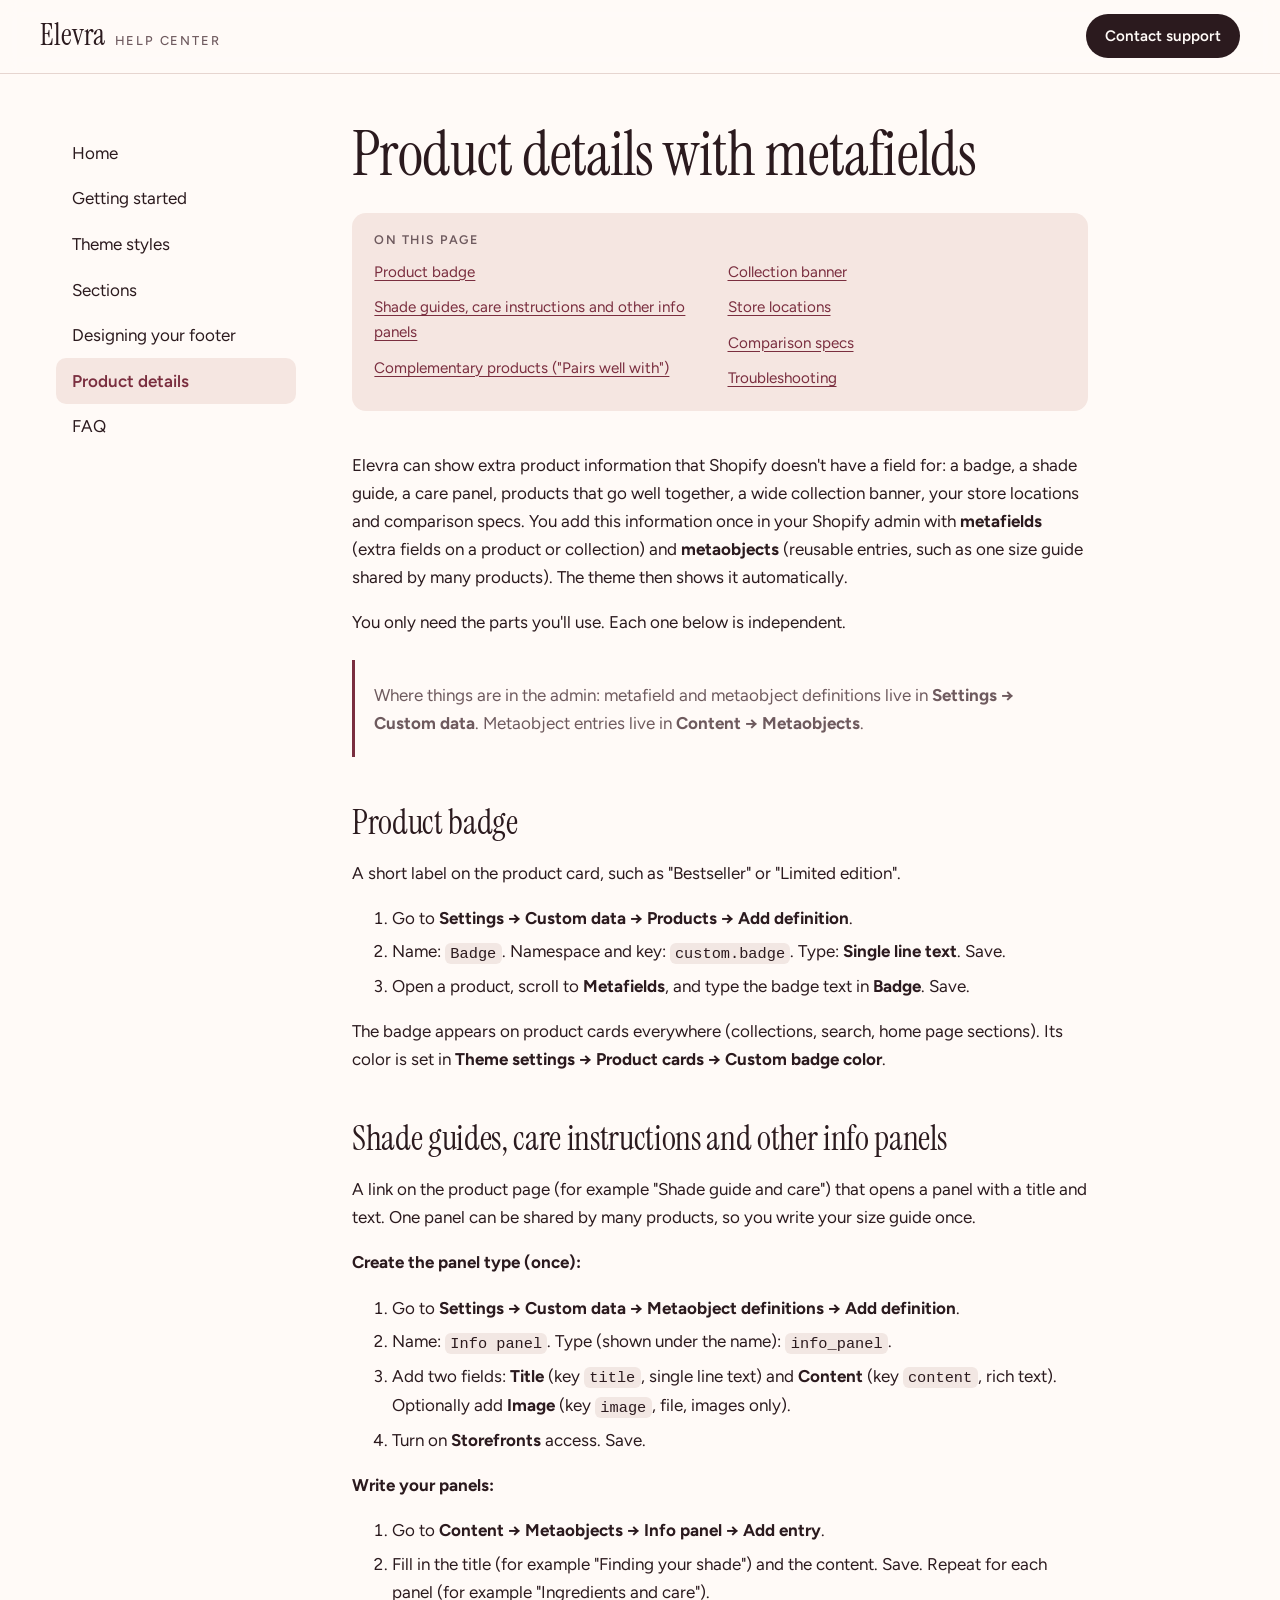
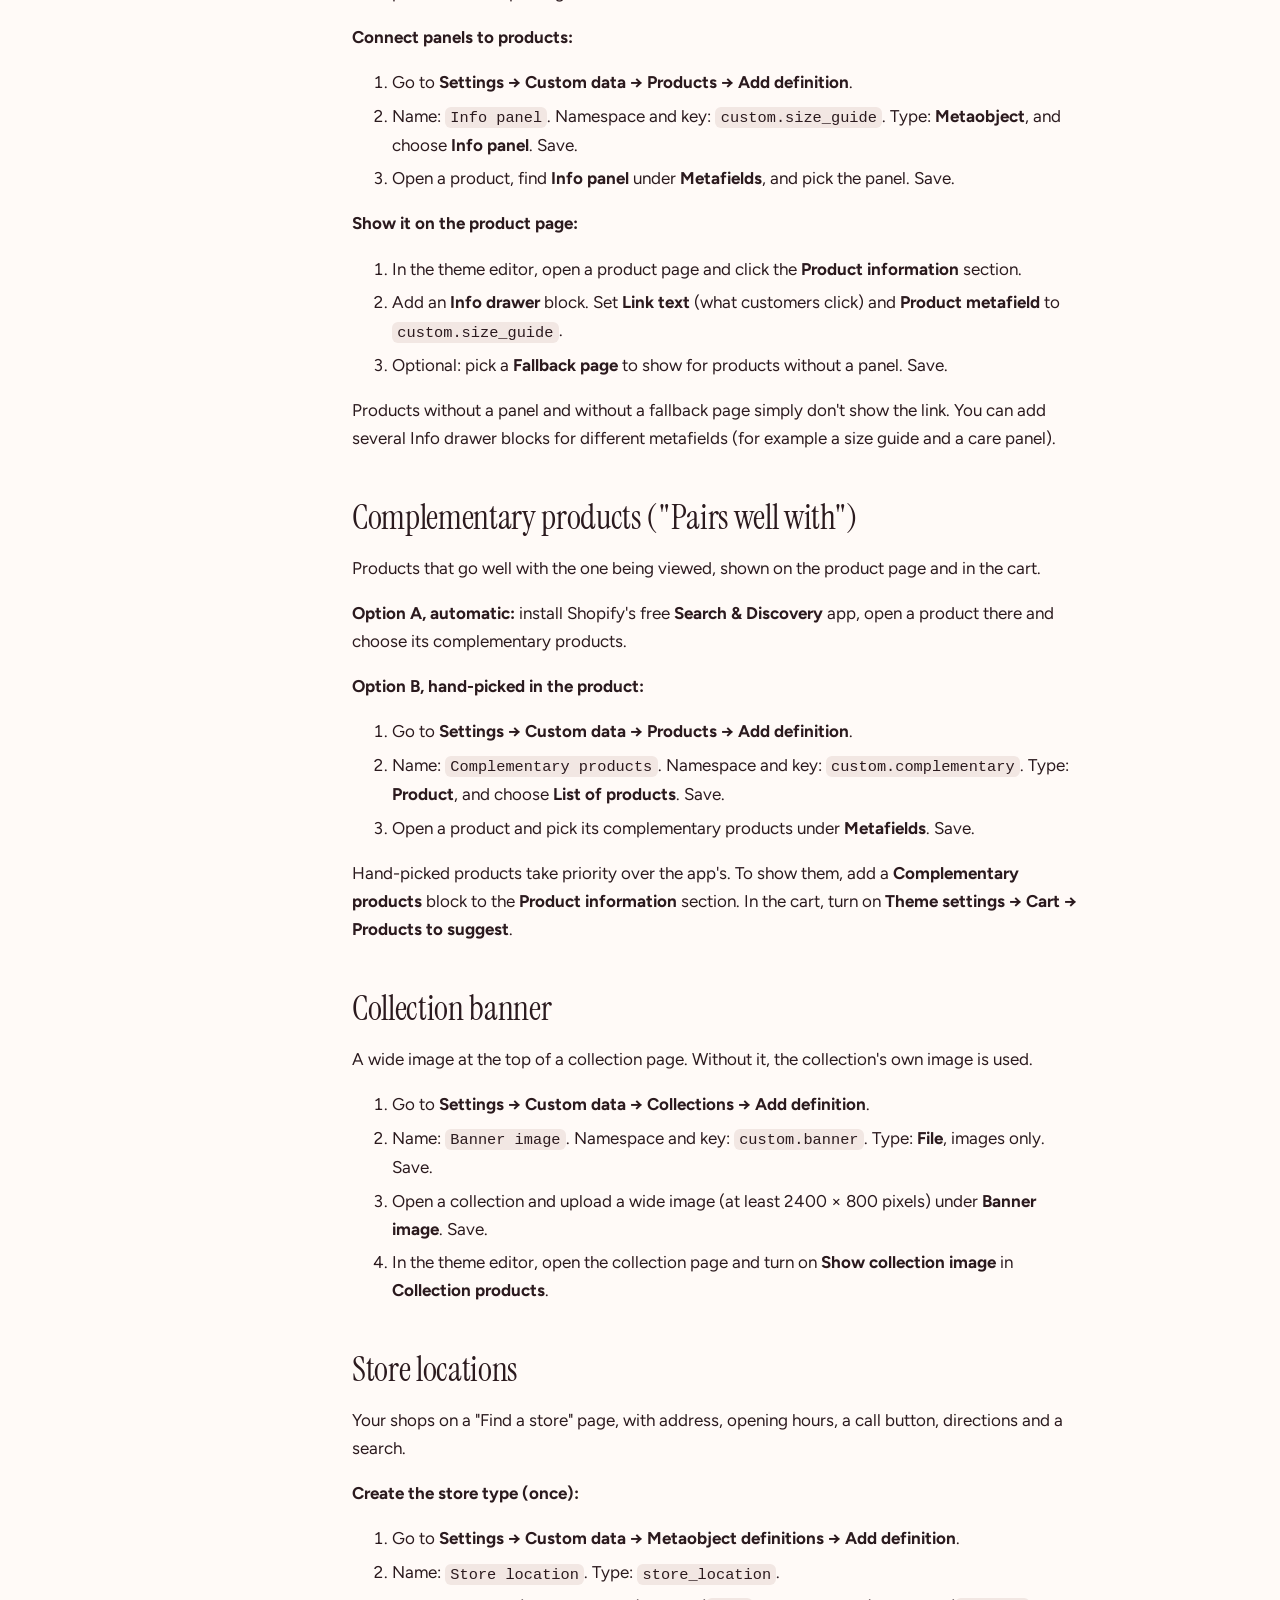
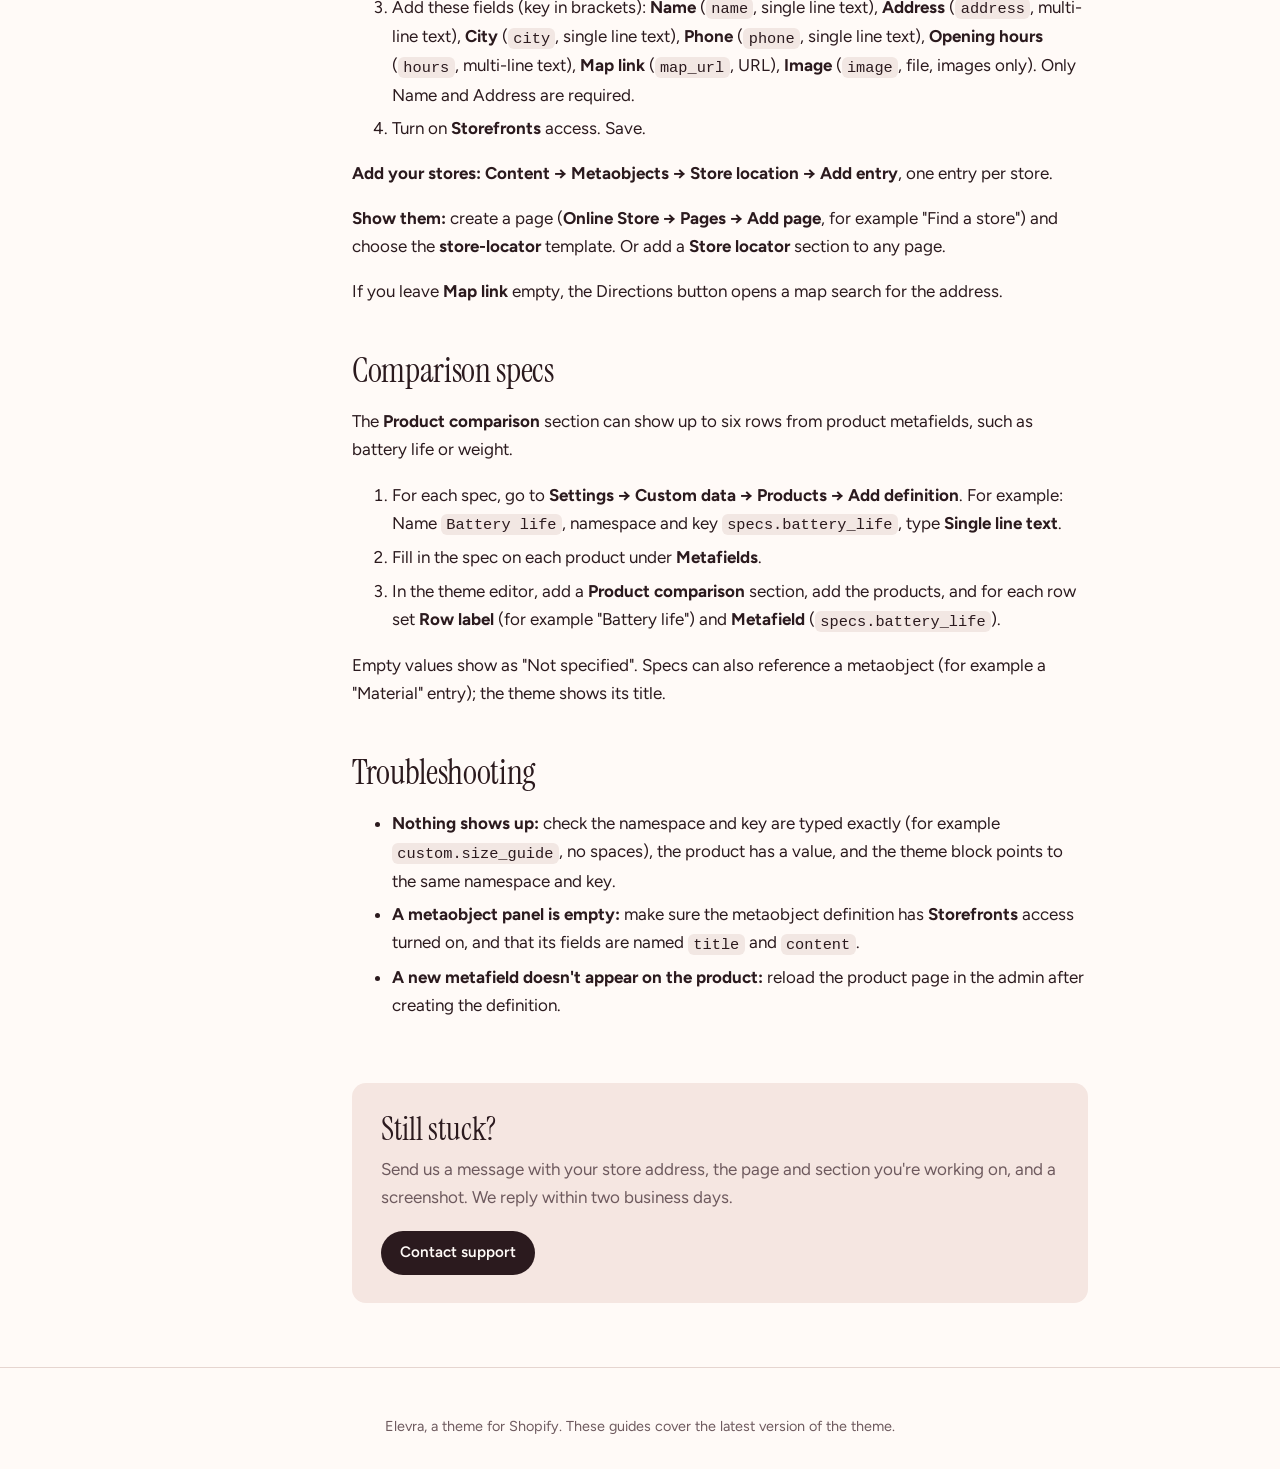
<file: product-data.html>
<!doctype html>
<html lang="en">
<head>
<meta charset="utf-8">
<meta name="viewport" content="width=device-width, initial-scale=1">
<title>Product details with metafields – Elevra Help Center</title>
<meta name="description" content="Guides for store owners using the Elevra Shopify theme: setup, styles, sections, the footer, product data and answers to common questions.">
<link rel="preconnect" href="https://fonts.googleapis.com">
<link rel="preconnect" href="https://fonts.gstatic.com" crossorigin>
<link rel="stylesheet" href="https://fonts.googleapis.com/css2?family=Figtree:wght@400;500;600&family=Instrument+Serif&display=swap">
<link rel="stylesheet" href="site.css">
</head>
<body>
<a class="skip" href="#main">Skip to content</a>
<header class="masthead">
  <a class="brand" href="index.html"><span class="brand__name">Elevra</span> <span class="brand__sub">Help Center</span></a>
  <a class="masthead__support" href="https://forms.gle/SwwkydmW6LeUy94i7">Contact support</a>
</header>
<div class="layout">
  <nav class="sidebar" aria-label="Guides"><details class="sidebar__menu"><summary>Guides</summary><ul><li><a href="index.html">Home</a></li><li><a href="getting-started.html">Getting started</a></li><li><a href="styles.html">Theme styles</a></li><li><a href="sections.html">Sections</a></li><li><a href="footer.html">Designing your footer</a></li><li><a href="product-data.html" aria-current="page">Product details</a></li><li><a href="faq.html">FAQ</a></li></ul></details></nav>
  <main id="main" tabindex="-1">
    <article class="prose"><h1 id="product-details-with-metafields">Product details with metafields</h1><nav class="contents" aria-labelledby="contents-title"><p id="contents-title">On this page</p><ul><li><a href="#product-badge">Product badge</a></li><li><a href="#shade-guides-care-instructions-and-other-info-panels">Shade guides, care instructions and other info panels</a></li><li><a href="#complementary-products-pairs-well-with">Complementary products (&quot;Pairs well with&quot;)</a></li><li><a href="#collection-banner">Collection banner</a></li><li><a href="#store-locations">Store locations</a></li><li><a href="#comparison-specs">Comparison specs</a></li><li><a href="#troubleshooting">Troubleshooting</a></li></ul></nav>
<p>Elevra can show extra product information that Shopify doesn&#39;t have a field for: a badge, a shade guide, a care panel, products that go well together, a wide collection banner, your store locations and comparison specs. You add this information once in your Shopify admin with <strong>metafields</strong> (extra fields on a product or collection) and <strong>metaobjects</strong> (reusable entries, such as one size guide shared by many products). The theme then shows it automatically.</p>
<p>You only need the parts you&#39;ll use. Each one below is independent.</p>
<blockquote>
<p>Where things are in the admin: metafield and metaobject definitions live in <strong>Settings → Custom data</strong>. Metaobject entries live in <strong>Content → Metaobjects</strong>.</p>
</blockquote>
<h2 id="product-badge">Product badge</h2>
<p>A short label on the product card, such as &quot;Bestseller&quot; or &quot;Limited edition&quot;.</p>
<ol>
<li>Go to <strong>Settings → Custom data → Products → Add definition</strong>.</li>
<li>Name: <code>Badge</code>. Namespace and key: <code>custom.badge</code>. Type: <strong>Single line text</strong>. Save.</li>
<li>Open a product, scroll to <strong>Metafields</strong>, and type the badge text in <strong>Badge</strong>. Save.</li>
</ol>
<p>The badge appears on product cards everywhere (collections, search, home page sections). Its color is set in <strong>Theme settings → Product cards → Custom badge color</strong>.</p>
<h2 id="shade-guides-care-instructions-and-other-info-panels">Shade guides, care instructions and other info panels</h2>
<p>A link on the product page (for example &quot;Shade guide and care&quot;) that opens a panel with a title and text. One panel can be shared by many products, so you write your size guide once.</p>
<p><strong>Create the panel type (once):</strong></p>
<ol>
<li>Go to <strong>Settings → Custom data → Metaobject definitions → Add definition</strong>.</li>
<li>Name: <code>Info panel</code>. Type (shown under the name): <code>info_panel</code>.</li>
<li>Add two fields: <strong>Title</strong> (key <code>title</code>, single line text) and <strong>Content</strong> (key <code>content</code>, rich text). Optionally add <strong>Image</strong> (key <code>image</code>, file, images only).</li>
<li>Turn on <strong>Storefronts</strong> access. Save.</li>
</ol>
<p><strong>Write your panels:</strong></p>
<ol>
<li>Go to <strong>Content → Metaobjects → Info panel → Add entry</strong>.</li>
<li>Fill in the title (for example &quot;Finding your shade&quot;) and the content. Save. Repeat for each panel (for example &quot;Ingredients and care&quot;).</li>
</ol>
<p><strong>Connect panels to products:</strong></p>
<ol>
<li>Go to <strong>Settings → Custom data → Products → Add definition</strong>.</li>
<li>Name: <code>Info panel</code>. Namespace and key: <code>custom.size_guide</code>. Type: <strong>Metaobject</strong>, and choose <strong>Info panel</strong>. Save.</li>
<li>Open a product, find <strong>Info panel</strong> under <strong>Metafields</strong>, and pick the panel. Save.</li>
</ol>
<p><strong>Show it on the product page:</strong></p>
<ol>
<li>In the theme editor, open a product page and click the <strong>Product information</strong> section.</li>
<li>Add an <strong>Info drawer</strong> block. Set <strong>Link text</strong> (what customers click) and <strong>Product metafield</strong> to <code>custom.size_guide</code>.</li>
<li>Optional: pick a <strong>Fallback page</strong> to show for products without a panel. Save.</li>
</ol>
<p>Products without a panel and without a fallback page simply don&#39;t show the link. You can add several Info drawer blocks for different metafields (for example a size guide and a care panel).</p>
<h2 id="complementary-products-pairs-well-with">Complementary products (&quot;Pairs well with&quot;)</h2>
<p>Products that go well with the one being viewed, shown on the product page and in the cart.</p>
<p><strong>Option A, automatic:</strong> install Shopify&#39;s free <strong>Search &amp; Discovery</strong> app, open a product there and choose its complementary products.</p>
<p><strong>Option B, hand-picked in the product:</strong></p>
<ol>
<li>Go to <strong>Settings → Custom data → Products → Add definition</strong>.</li>
<li>Name: <code>Complementary products</code>. Namespace and key: <code>custom.complementary</code>. Type: <strong>Product</strong>, and choose <strong>List of products</strong>. Save.</li>
<li>Open a product and pick its complementary products under <strong>Metafields</strong>. Save.</li>
</ol>
<p>Hand-picked products take priority over the app&#39;s. To show them, add a <strong>Complementary products</strong> block to the <strong>Product information</strong> section. In the cart, turn on <strong>Theme settings → Cart → Products to suggest</strong>.</p>
<h2 id="collection-banner">Collection banner</h2>
<p>A wide image at the top of a collection page. Without it, the collection&#39;s own image is used.</p>
<ol>
<li>Go to <strong>Settings → Custom data → Collections → Add definition</strong>.</li>
<li>Name: <code>Banner image</code>. Namespace and key: <code>custom.banner</code>. Type: <strong>File</strong>, images only. Save.</li>
<li>Open a collection and upload a wide image (at least 2400 × 800 pixels) under <strong>Banner image</strong>. Save.</li>
<li>In the theme editor, open the collection page and turn on <strong>Show collection image</strong> in <strong>Collection products</strong>.</li>
</ol>
<h2 id="store-locations">Store locations</h2>
<p>Your shops on a &quot;Find a store&quot; page, with address, opening hours, a call button, directions and a search.</p>
<p><strong>Create the store type (once):</strong></p>
<ol>
<li>Go to <strong>Settings → Custom data → Metaobject definitions → Add definition</strong>.</li>
<li>Name: <code>Store location</code>. Type: <code>store_location</code>.</li>
<li>Add these fields (key in brackets): <strong>Name</strong> (<code>name</code>, single line text), <strong>Address</strong> (<code>address</code>, multi-line text), <strong>City</strong> (<code>city</code>, single line text), <strong>Phone</strong> (<code>phone</code>, single line text), <strong>Opening hours</strong> (<code>hours</code>, multi-line text), <strong>Map link</strong> (<code>map_url</code>, URL), <strong>Image</strong> (<code>image</code>, file, images only). Only Name and Address are required.</li>
<li>Turn on <strong>Storefronts</strong> access. Save.</li>
</ol>
<p><strong>Add your stores:</strong> <strong>Content → Metaobjects → Store location → Add entry</strong>, one entry per store.</p>
<p><strong>Show them:</strong> create a page (<strong>Online Store → Pages → Add page</strong>, for example &quot;Find a store&quot;) and choose the <strong>store-locator</strong> template. Or add a <strong>Store locator</strong> section to any page.</p>
<p>If you leave <strong>Map link</strong> empty, the Directions button opens a map search for the address.</p>
<h2 id="comparison-specs">Comparison specs</h2>
<p>The <strong>Product comparison</strong> section can show up to six rows from product metafields, such as battery life or weight.</p>
<ol>
<li>For each spec, go to <strong>Settings → Custom data → Products → Add definition</strong>. For example: Name <code>Battery life</code>, namespace and key <code>specs.battery_life</code>, type <strong>Single line text</strong>.</li>
<li>Fill in the spec on each product under <strong>Metafields</strong>.</li>
<li>In the theme editor, add a <strong>Product comparison</strong> section, add the products, and for each row set <strong>Row label</strong> (for example &quot;Battery life&quot;) and <strong>Metafield</strong> (<code>specs.battery_life</code>).</li>
</ol>
<p>Empty values show as &quot;Not specified&quot;. Specs can also reference a metaobject (for example a &quot;Material&quot; entry); the theme shows its title.</p>
<h2 id="troubleshooting">Troubleshooting</h2>
<ul>
<li><strong>Nothing shows up:</strong> check the namespace and key are typed exactly (for example <code>custom.size_guide</code>, no spaces), the product has a value, and the theme block points to the same namespace and key.</li>
<li><strong>A metaobject panel is empty:</strong> make sure the metaobject definition has <strong>Storefronts</strong> access turned on, and that its fields are named <code>title</code> and <code>content</code>.</li>
<li><strong>A new metafield doesn&#39;t appear on the product:</strong> reload the product page in the admin after creating the definition.</li>
</ul>
</article>
    <aside class="support-card" id="support" aria-labelledby="support-title">
      <h2 id="support-title">Still stuck?</h2>
      <p>Send us a message with your store address, the page and section you're working on, and a screenshot. We reply within two business days.</p>
      <a class="button" href="https://forms.gle/SwwkydmW6LeUy94i7">Contact support</a>
    </aside>
  </main>
</div>
<script>
  // Large screens show the guide list as a sidebar; small screens keep it folded.
  if (matchMedia('(min-width: 960px)').matches) document.querySelector('.sidebar__menu').open = true;
</script>
<footer class="colophon"><p>Elevra, a theme for Shopify. These guides cover the latest version of the theme.</p></footer>
</body>
</html>
</file>
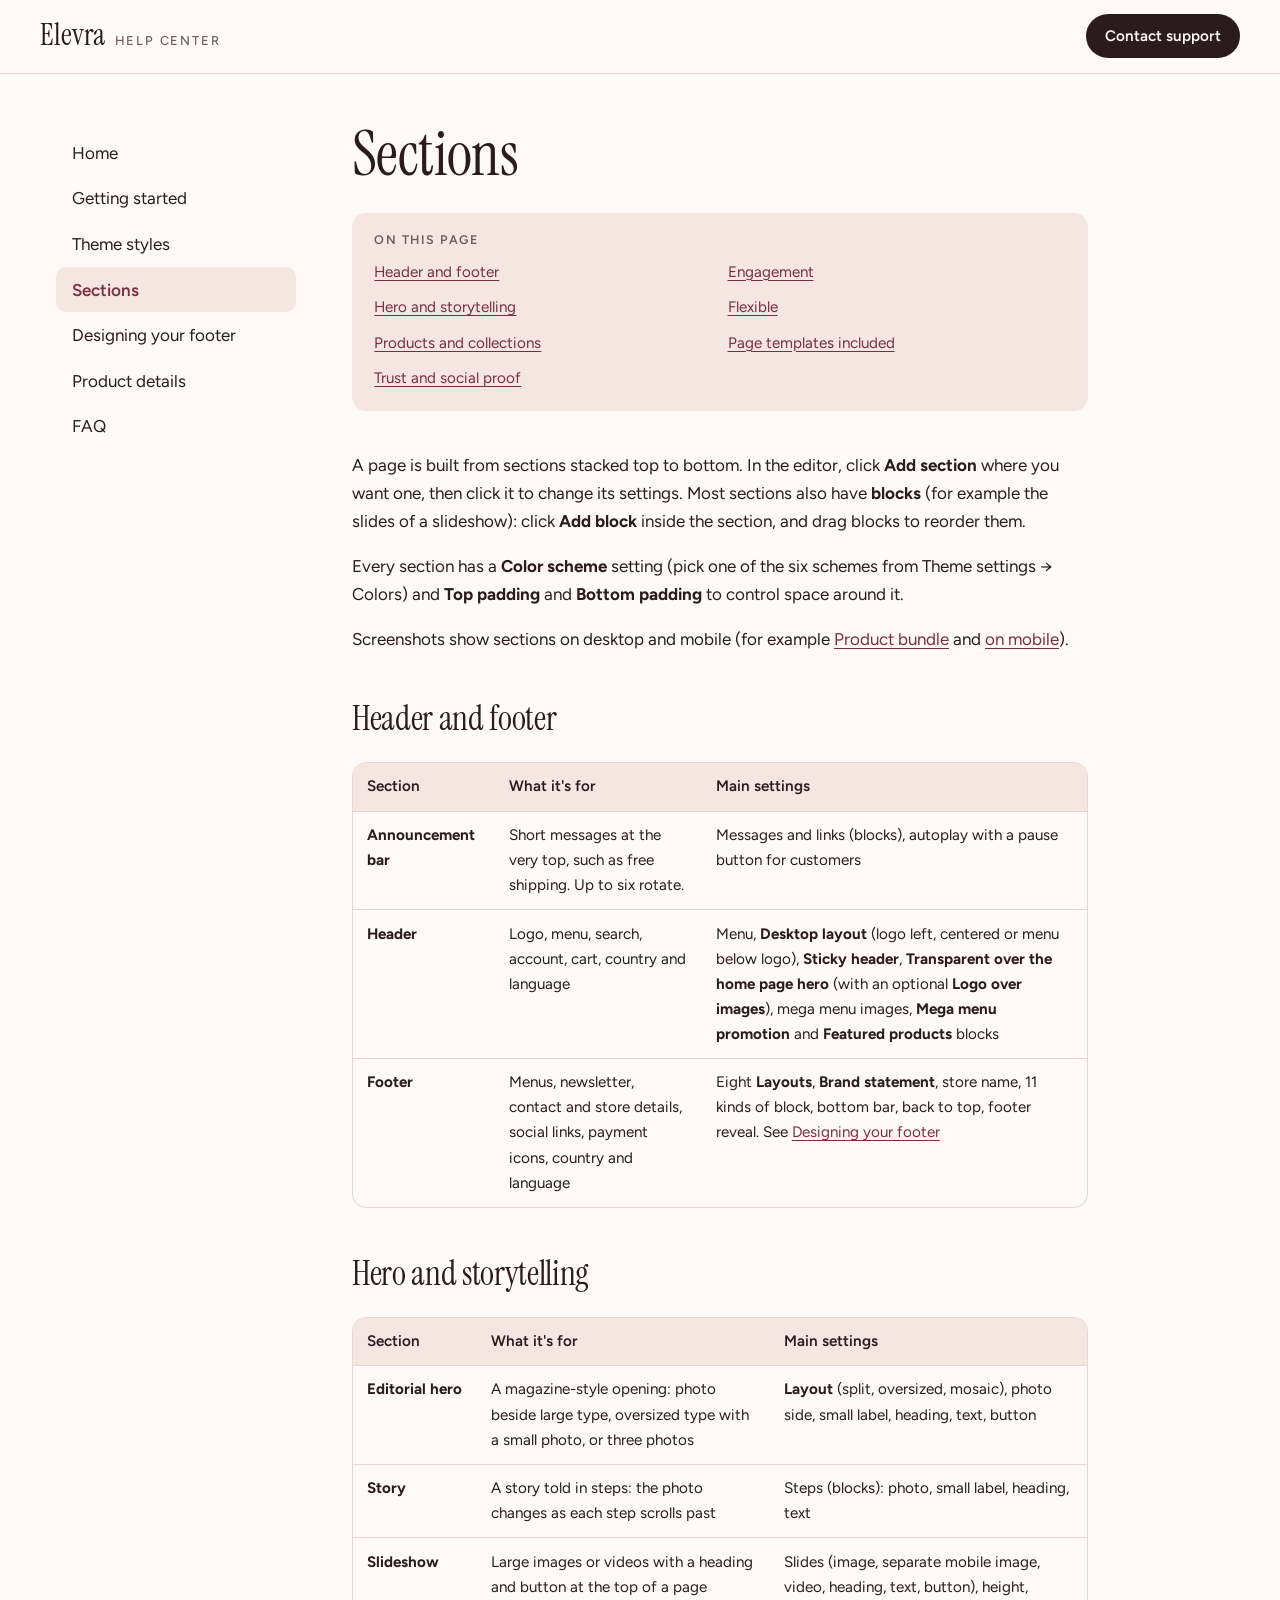
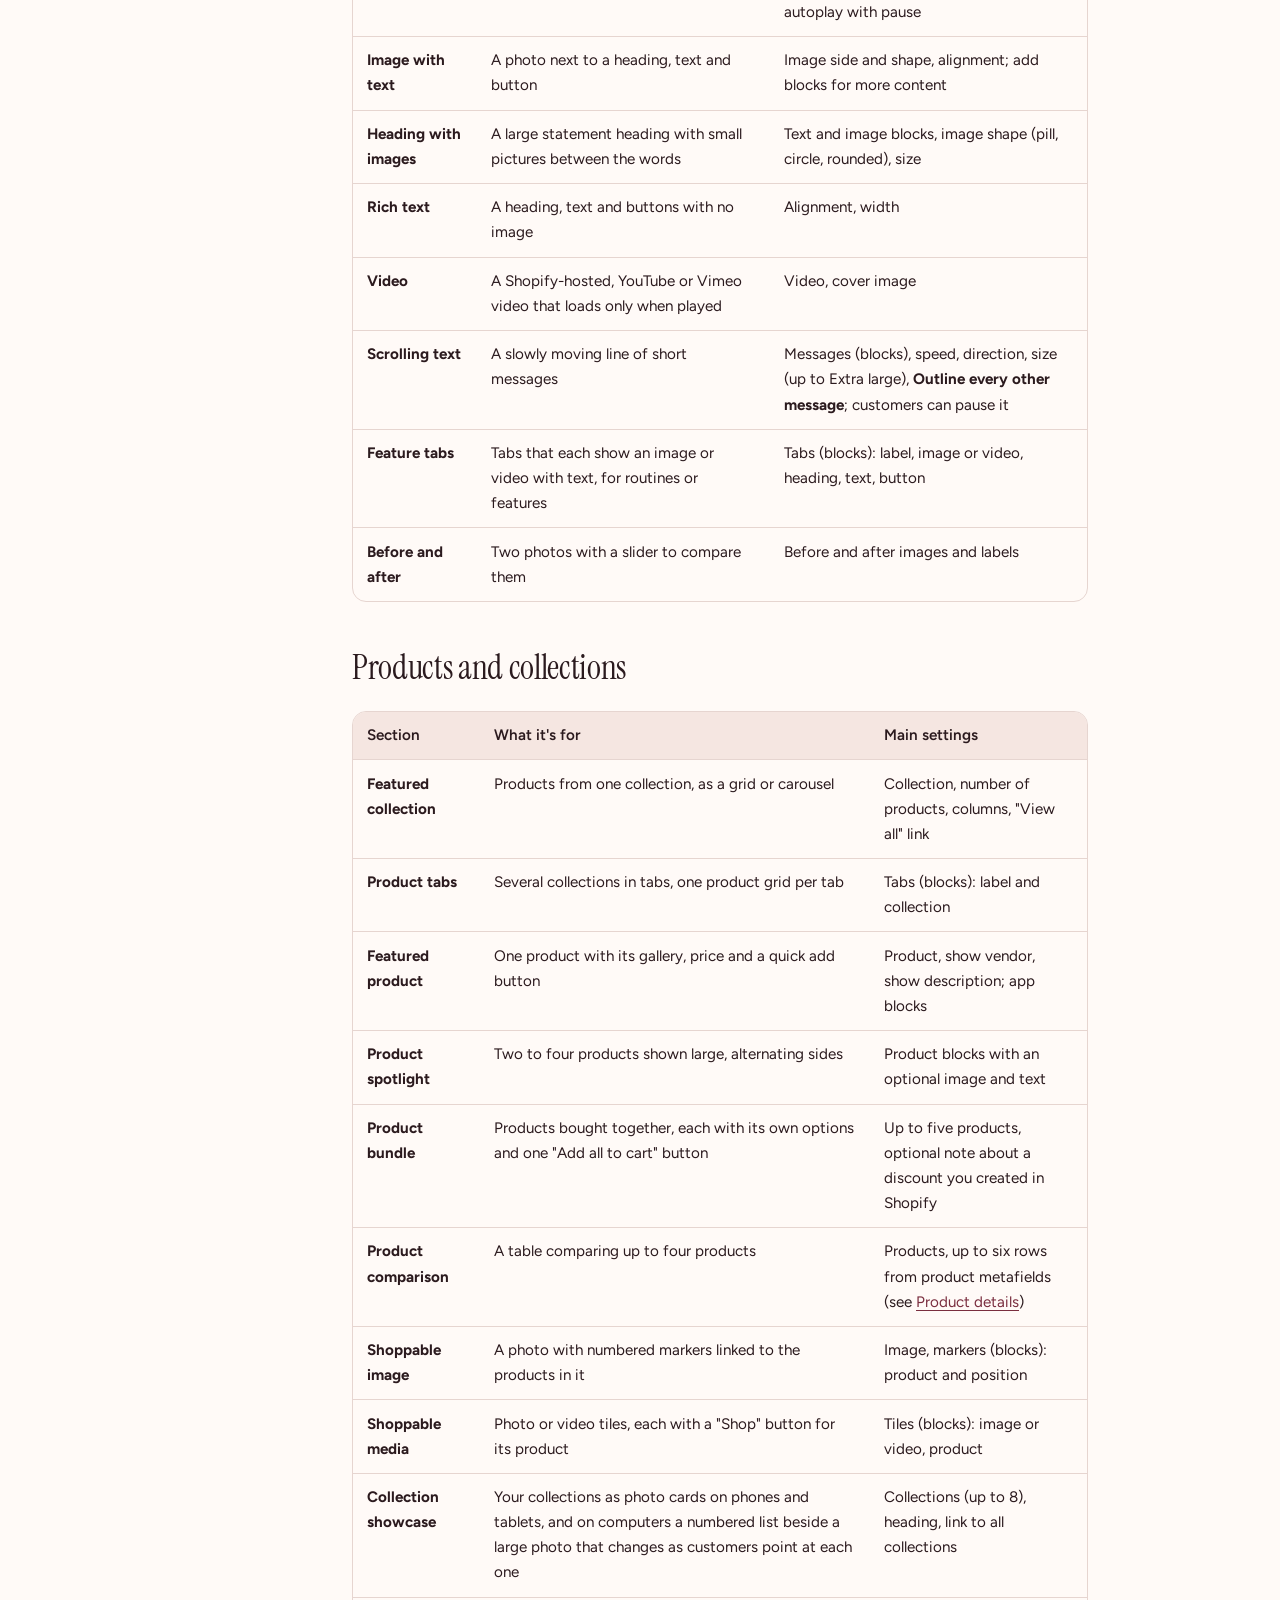
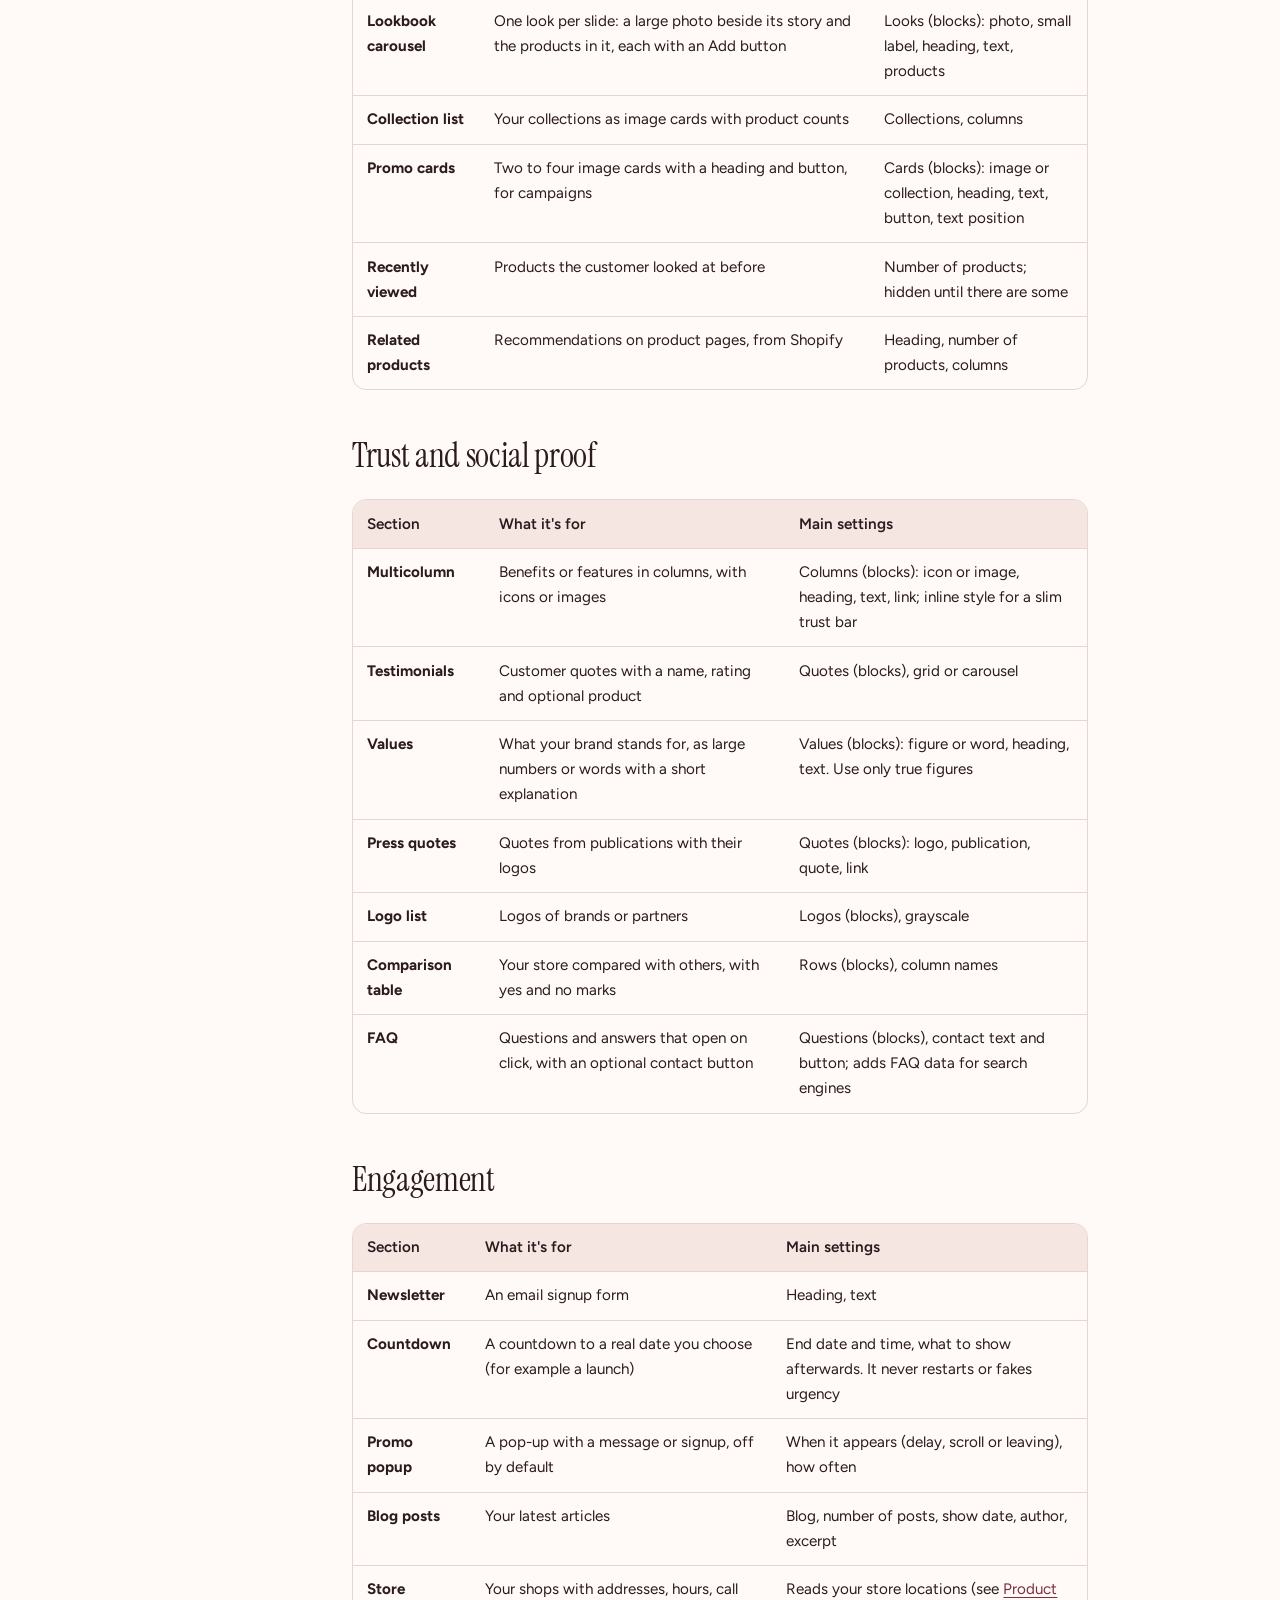
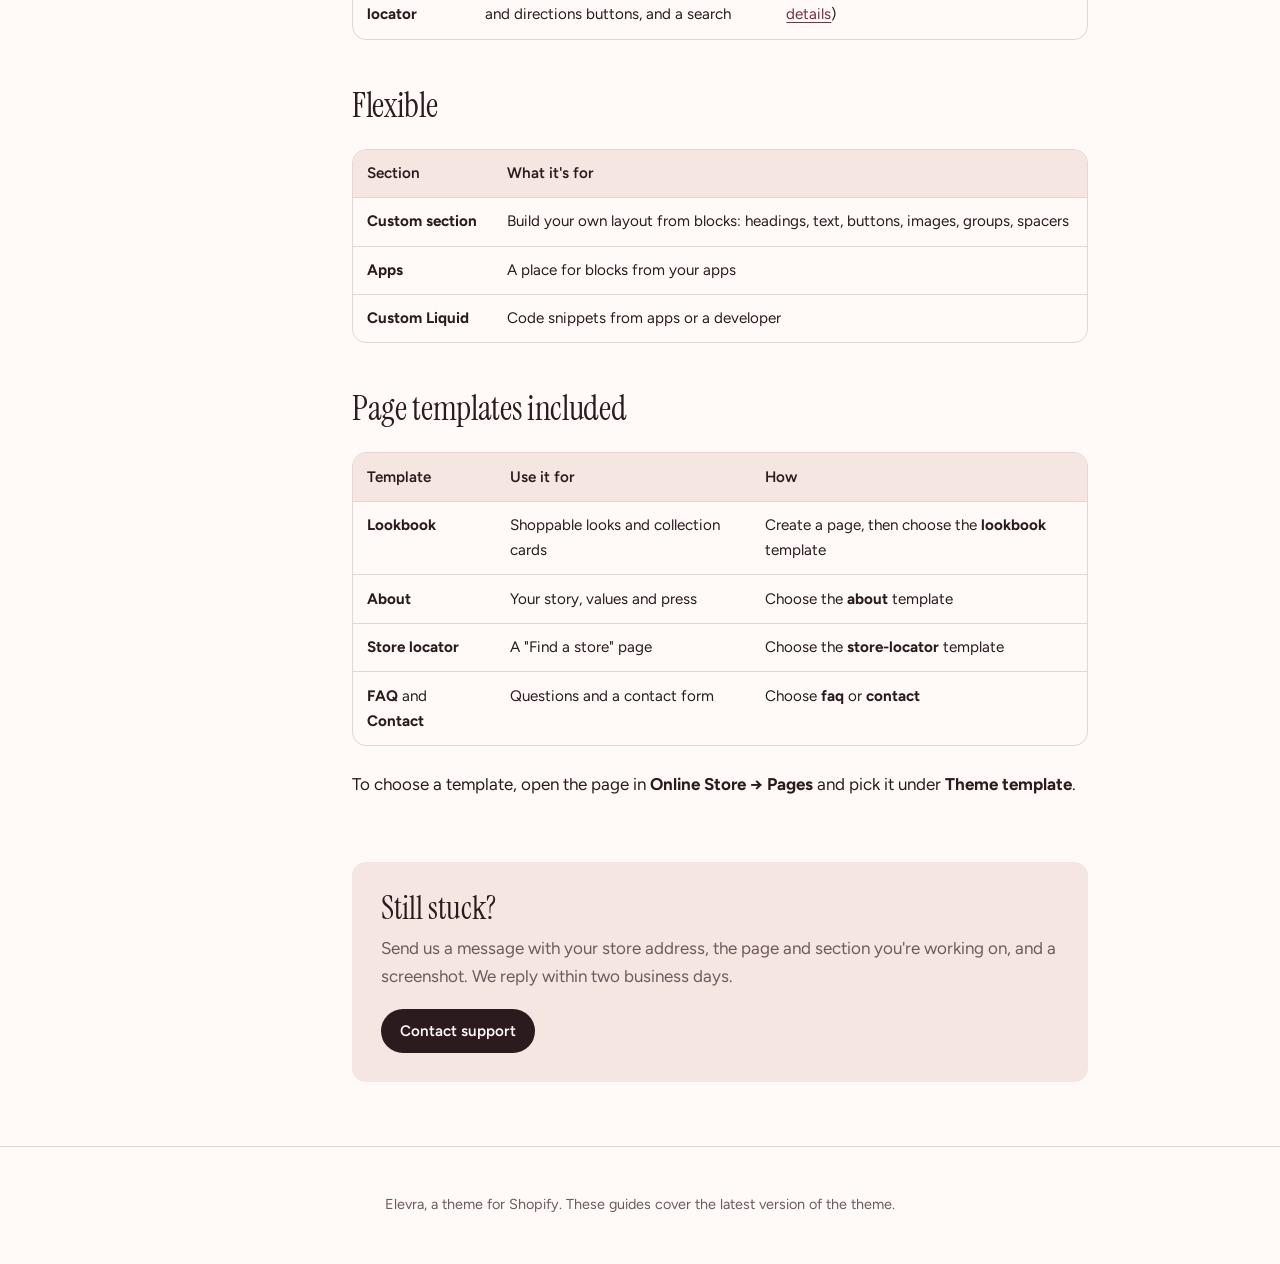
<file: sections.html>
<!doctype html>
<html lang="en">
<head>
<meta charset="utf-8">
<meta name="viewport" content="width=device-width, initial-scale=1">
<title>Sections – Elevra Help Center</title>
<meta name="description" content="Guides for store owners using the Elevra Shopify theme: setup, styles, sections, the footer, product data and answers to common questions.">
<link rel="preconnect" href="https://fonts.googleapis.com">
<link rel="preconnect" href="https://fonts.gstatic.com" crossorigin>
<link rel="stylesheet" href="https://fonts.googleapis.com/css2?family=Figtree:wght@400;500;600&family=Instrument+Serif&display=swap">
<link rel="stylesheet" href="site.css">
</head>
<body>
<a class="skip" href="#main">Skip to content</a>
<header class="masthead">
  <a class="brand" href="index.html"><span class="brand__name">Elevra</span> <span class="brand__sub">Help Center</span></a>
  <a class="masthead__support" href="https://forms.gle/SwwkydmW6LeUy94i7">Contact support</a>
</header>
<div class="layout">
  <nav class="sidebar" aria-label="Guides"><details class="sidebar__menu"><summary>Guides</summary><ul><li><a href="index.html">Home</a></li><li><a href="getting-started.html">Getting started</a></li><li><a href="styles.html">Theme styles</a></li><li><a href="sections.html" aria-current="page">Sections</a></li><li><a href="footer.html">Designing your footer</a></li><li><a href="product-data.html">Product details</a></li><li><a href="faq.html">FAQ</a></li></ul></details></nav>
  <main id="main" tabindex="-1">
    <article class="prose"><h1 id="sections">Sections</h1><nav class="contents" aria-labelledby="contents-title"><p id="contents-title">On this page</p><ul><li><a href="#header-and-footer">Header and footer</a></li><li><a href="#hero-and-storytelling">Hero and storytelling</a></li><li><a href="#products-and-collections">Products and collections</a></li><li><a href="#trust-and-social-proof">Trust and social proof</a></li><li><a href="#engagement">Engagement</a></li><li><a href="#flexible">Flexible</a></li><li><a href="#page-templates-included">Page templates included</a></li></ul></nav>
<p>A page is built from sections stacked top to bottom. In the editor, click <strong>Add section</strong> where you want one, then click it to change its settings. Most sections also have <strong>blocks</strong> (for example the slides of a slideshow): click <strong>Add block</strong> inside the section, and drag blocks to reorder them.</p>
<p>Every section has a <strong>Color scheme</strong> setting (pick one of the six schemes from Theme settings → Colors) and <strong>Top padding</strong> and <strong>Bottom padding</strong> to control space around it.</p>
<p>Screenshots show sections on desktop and mobile (for example <a href="images/sections-product-bundle.jpg">Product bundle</a> and <a href="images/sections-product-bundle-mobile.jpg">on mobile</a>).</p>
<h2 id="header-and-footer">Header and footer</h2>
<div class="table" tabindex="0" role="region" aria-label="Header and footer table"><table><thead><tr><th scope="col">Section</th><th scope="col">What it&#39;s for</th><th scope="col">Main settings</th></tr></thead><tbody><tr><td><strong>Announcement bar</strong></td><td>Short messages at the very top, such as free shipping. Up to six rotate.</td><td>Messages and links (blocks), autoplay with a pause button for customers</td></tr>
<tr><td><strong>Header</strong></td><td>Logo, menu, search, account, cart, country and language</td><td>Menu, <strong>Desktop layout</strong> (logo left, centered or menu below logo), <strong>Sticky header</strong>, <strong>Transparent over the home page hero</strong> (with an optional <strong>Logo over images</strong>), mega menu images, <strong>Mega menu promotion</strong> and <strong>Featured products</strong> blocks</td></tr>
<tr><td><strong>Footer</strong></td><td>Menus, newsletter, contact and store details, social links, payment icons, country and language</td><td>Eight <strong>Layouts</strong>, <strong>Brand statement</strong>, store name, 11 kinds of block, bottom bar, back to top, footer reveal. See <a href="footer.html">Designing your footer</a></td></tr></tbody></table></div>
<h2 id="hero-and-storytelling">Hero and storytelling</h2>
<div class="table" tabindex="0" role="region" aria-label="Hero and storytelling table"><table><thead><tr><th scope="col">Section</th><th scope="col">What it&#39;s for</th><th scope="col">Main settings</th></tr></thead><tbody><tr><td><strong>Editorial hero</strong></td><td>A magazine-style opening: photo beside large type, oversized type with a small photo, or three photos</td><td><strong>Layout</strong> (split, oversized, mosaic), photo side, small label, heading, text, button</td></tr>
<tr><td><strong>Story</strong></td><td>A story told in steps: the photo changes as each step scrolls past</td><td>Steps (blocks): photo, small label, heading, text</td></tr>
<tr><td><strong>Slideshow</strong></td><td>Large images or videos with a heading and button at the top of a page</td><td>Slides (image, separate mobile image, video, heading, text, button), height, autoplay with pause</td></tr>
<tr><td><strong>Image with text</strong></td><td>A photo next to a heading, text and button</td><td>Image side and shape, alignment; add blocks for more content</td></tr>
<tr><td><strong>Heading with images</strong></td><td>A large statement heading with small pictures between the words</td><td>Text and image blocks, image shape (pill, circle, rounded), size</td></tr>
<tr><td><strong>Rich text</strong></td><td>A heading, text and buttons with no image</td><td>Alignment, width</td></tr>
<tr><td><strong>Video</strong></td><td>A Shopify-hosted, YouTube or Vimeo video that loads only when played</td><td>Video, cover image</td></tr>
<tr><td><strong>Scrolling text</strong></td><td>A slowly moving line of short messages</td><td>Messages (blocks), speed, direction, size (up to Extra large), <strong>Outline every other message</strong>; customers can pause it</td></tr>
<tr><td><strong>Feature tabs</strong></td><td>Tabs that each show an image or video with text, for routines or features</td><td>Tabs (blocks): label, image or video, heading, text, button</td></tr>
<tr><td><strong>Before and after</strong></td><td>Two photos with a slider to compare them</td><td>Before and after images and labels</td></tr></tbody></table></div>
<h2 id="products-and-collections">Products and collections</h2>
<div class="table" tabindex="0" role="region" aria-label="Products and collections table"><table><thead><tr><th scope="col">Section</th><th scope="col">What it&#39;s for</th><th scope="col">Main settings</th></tr></thead><tbody><tr><td><strong>Featured collection</strong></td><td>Products from one collection, as a grid or carousel</td><td>Collection, number of products, columns, &quot;View all&quot; link</td></tr>
<tr><td><strong>Product tabs</strong></td><td>Several collections in tabs, one product grid per tab</td><td>Tabs (blocks): label and collection</td></tr>
<tr><td><strong>Featured product</strong></td><td>One product with its gallery, price and a quick add button</td><td>Product, show vendor, show description; app blocks</td></tr>
<tr><td><strong>Product spotlight</strong></td><td>Two to four products shown large, alternating sides</td><td>Product blocks with an optional image and text</td></tr>
<tr><td><strong>Product bundle</strong></td><td>Products bought together, each with its own options and one &quot;Add all to cart&quot; button</td><td>Up to five products, optional note about a discount you created in Shopify</td></tr>
<tr><td><strong>Product comparison</strong></td><td>A table comparing up to four products</td><td>Products, up to six rows from product metafields (see <a href="product-data.html#comparison-specs">Product details</a>)</td></tr>
<tr><td><strong>Shoppable image</strong></td><td>A photo with numbered markers linked to the products in it</td><td>Image, markers (blocks): product and position</td></tr>
<tr><td><strong>Shoppable media</strong></td><td>Photo or video tiles, each with a &quot;Shop&quot; button for its product</td><td>Tiles (blocks): image or video, product</td></tr>
<tr><td><strong>Collection showcase</strong></td><td>Your collections as photo cards on phones and tablets, and on computers a numbered list beside a large photo that changes as customers point at each one</td><td>Collections (up to 8), heading, link to all collections</td></tr>
<tr><td><strong>Lookbook carousel</strong></td><td>One look per slide: a large photo beside its story and the products in it, each with an Add button</td><td>Looks (blocks): photo, small label, heading, text, products</td></tr>
<tr><td><strong>Collection list</strong></td><td>Your collections as image cards with product counts</td><td>Collections, columns</td></tr>
<tr><td><strong>Promo cards</strong></td><td>Two to four image cards with a heading and button, for campaigns</td><td>Cards (blocks): image or collection, heading, text, button, text position</td></tr>
<tr><td><strong>Recently viewed</strong></td><td>Products the customer looked at before</td><td>Number of products; hidden until there are some</td></tr>
<tr><td><strong>Related products</strong></td><td>Recommendations on product pages, from Shopify</td><td>Heading, number of products, columns</td></tr></tbody></table></div>
<h2 id="trust-and-social-proof">Trust and social proof</h2>
<div class="table" tabindex="0" role="region" aria-label="Trust and social proof table"><table><thead><tr><th scope="col">Section</th><th scope="col">What it&#39;s for</th><th scope="col">Main settings</th></tr></thead><tbody><tr><td><strong>Multicolumn</strong></td><td>Benefits or features in columns, with icons or images</td><td>Columns (blocks): icon or image, heading, text, link; inline style for a slim trust bar</td></tr>
<tr><td><strong>Testimonials</strong></td><td>Customer quotes with a name, rating and optional product</td><td>Quotes (blocks), grid or carousel</td></tr>
<tr><td><strong>Values</strong></td><td>What your brand stands for, as large numbers or words with a short explanation</td><td>Values (blocks): figure or word, heading, text. Use only true figures</td></tr>
<tr><td><strong>Press quotes</strong></td><td>Quotes from publications with their logos</td><td>Quotes (blocks): logo, publication, quote, link</td></tr>
<tr><td><strong>Logo list</strong></td><td>Logos of brands or partners</td><td>Logos (blocks), grayscale</td></tr>
<tr><td><strong>Comparison table</strong></td><td>Your store compared with others, with yes and no marks</td><td>Rows (blocks), column names</td></tr>
<tr><td><strong>FAQ</strong></td><td>Questions and answers that open on click, with an optional contact button</td><td>Questions (blocks), contact text and button; adds FAQ data for search engines</td></tr></tbody></table></div>
<h2 id="engagement">Engagement</h2>
<div class="table" tabindex="0" role="region" aria-label="Engagement table"><table><thead><tr><th scope="col">Section</th><th scope="col">What it&#39;s for</th><th scope="col">Main settings</th></tr></thead><tbody><tr><td><strong>Newsletter</strong></td><td>An email signup form</td><td>Heading, text</td></tr>
<tr><td><strong>Countdown</strong></td><td>A countdown to a real date you choose (for example a launch)</td><td>End date and time, what to show afterwards. It never restarts or fakes urgency</td></tr>
<tr><td><strong>Promo popup</strong></td><td>A pop-up with a message or signup, off by default</td><td>When it appears (delay, scroll or leaving), how often</td></tr>
<tr><td><strong>Blog posts</strong></td><td>Your latest articles</td><td>Blog, number of posts, show date, author, excerpt</td></tr>
<tr><td><strong>Store locator</strong></td><td>Your shops with addresses, hours, call and directions buttons, and a search</td><td>Reads your store locations (see <a href="product-data.html#store-locations">Product details</a>)</td></tr></tbody></table></div>
<h2 id="flexible">Flexible</h2>
<div class="table" tabindex="0" role="region" aria-label="Flexible table"><table><thead><tr><th scope="col">Section</th><th scope="col">What it&#39;s for</th></tr></thead><tbody><tr><td><strong>Custom section</strong></td><td>Build your own layout from blocks: headings, text, buttons, images, groups, spacers</td></tr>
<tr><td><strong>Apps</strong></td><td>A place for blocks from your apps</td></tr>
<tr><td><strong>Custom Liquid</strong></td><td>Code snippets from apps or a developer</td></tr></tbody></table></div>
<h2 id="page-templates-included">Page templates included</h2>
<div class="table" tabindex="0" role="region" aria-label="Page templates included table"><table><thead><tr><th scope="col">Template</th><th scope="col">Use it for</th><th scope="col">How</th></tr></thead><tbody><tr><td><strong>Lookbook</strong></td><td>Shoppable looks and collection cards</td><td>Create a page, then choose the <strong>lookbook</strong> template</td></tr>
<tr><td><strong>About</strong></td><td>Your story, values and press</td><td>Choose the <strong>about</strong> template</td></tr>
<tr><td><strong>Store locator</strong></td><td>A &quot;Find a store&quot; page</td><td>Choose the <strong>store-locator</strong> template</td></tr>
<tr><td><strong>FAQ</strong> and <strong>Contact</strong></td><td>Questions and a contact form</td><td>Choose <strong>faq</strong> or <strong>contact</strong></td></tr></tbody></table></div>
<p>To choose a template, open the page in <strong>Online Store → Pages</strong> and pick it under <strong>Theme template</strong>.</p>
</article>
    <aside class="support-card" id="support" aria-labelledby="support-title">
      <h2 id="support-title">Still stuck?</h2>
      <p>Send us a message with your store address, the page and section you're working on, and a screenshot. We reply within two business days.</p>
      <a class="button" href="https://forms.gle/SwwkydmW6LeUy94i7">Contact support</a>
    </aside>
  </main>
</div>
<script>
  // Large screens show the guide list as a sidebar; small screens keep it folded.
  if (matchMedia('(min-width: 960px)').matches) document.querySelector('.sidebar__menu').open = true;
</script>
<footer class="colophon"><p>Elevra, a theme for Shopify. These guides cover the latest version of the theme.</p></footer>
</body>
</html>
</file>
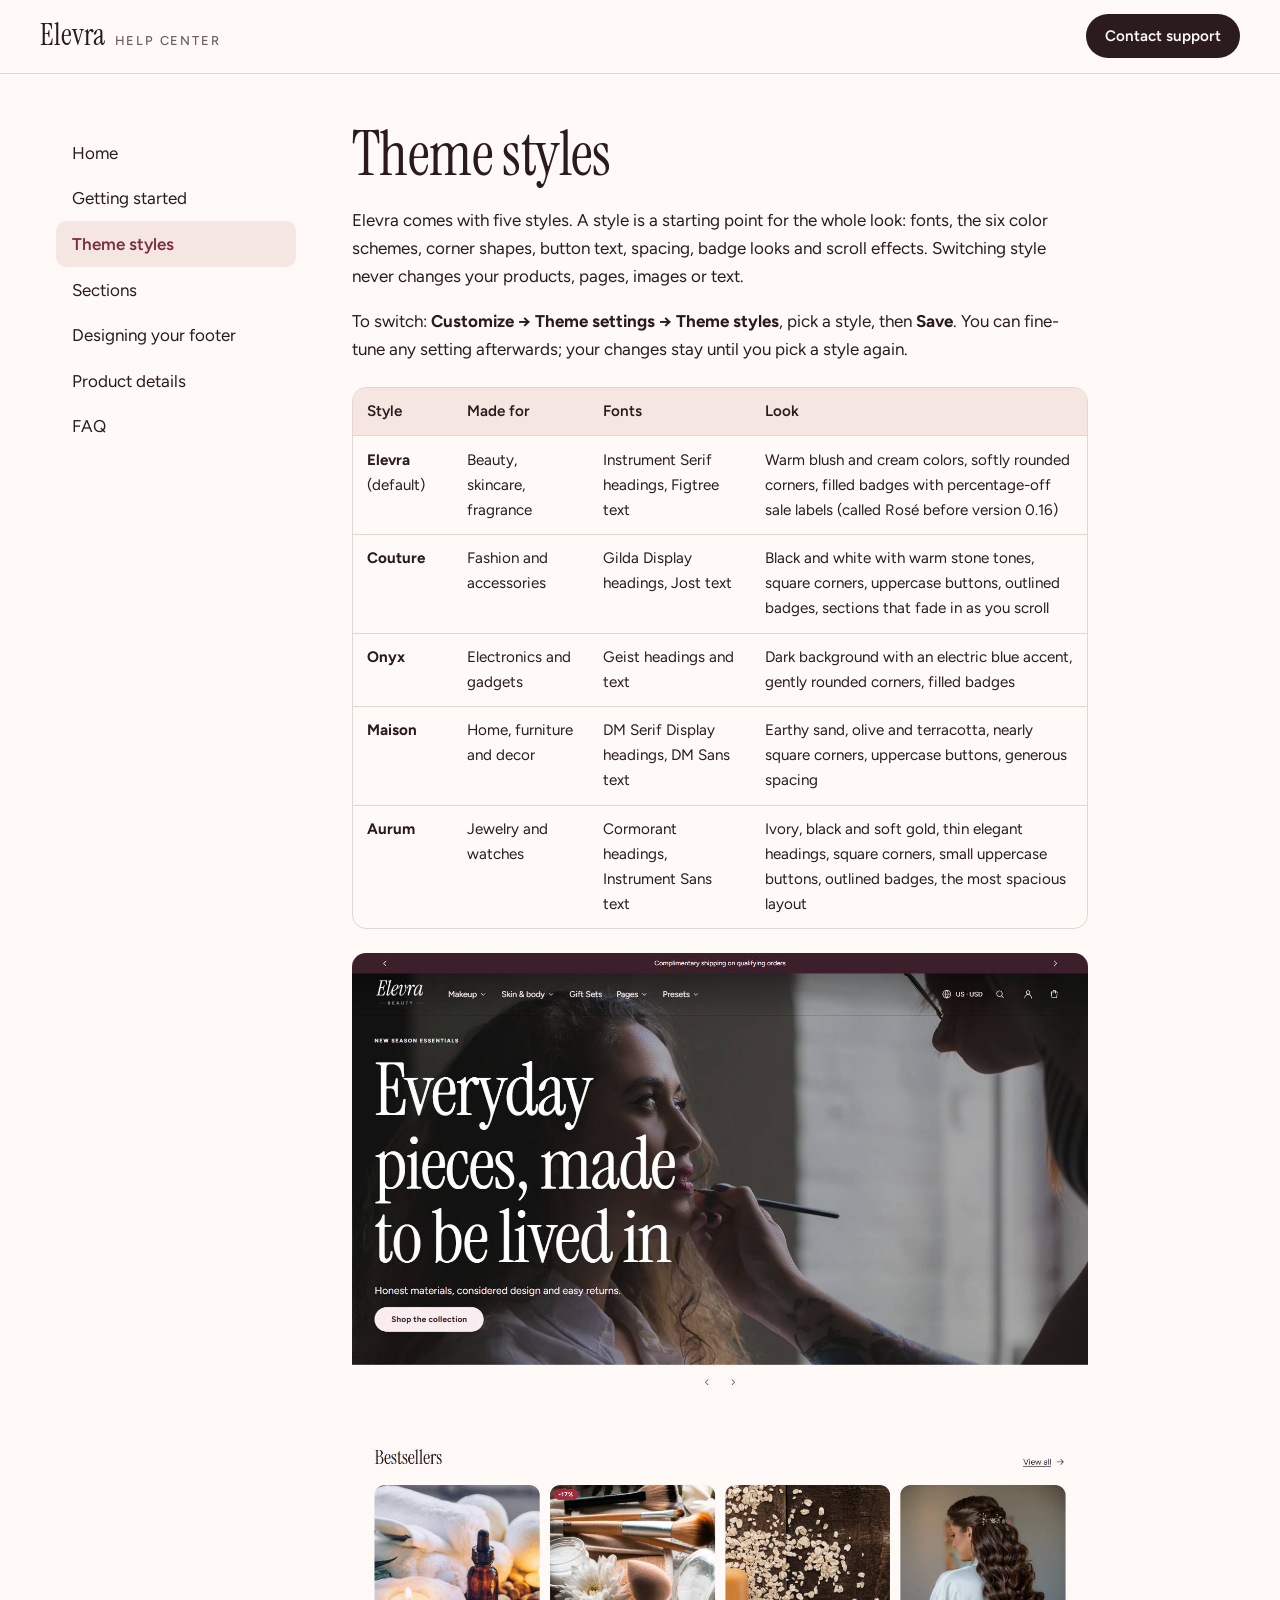
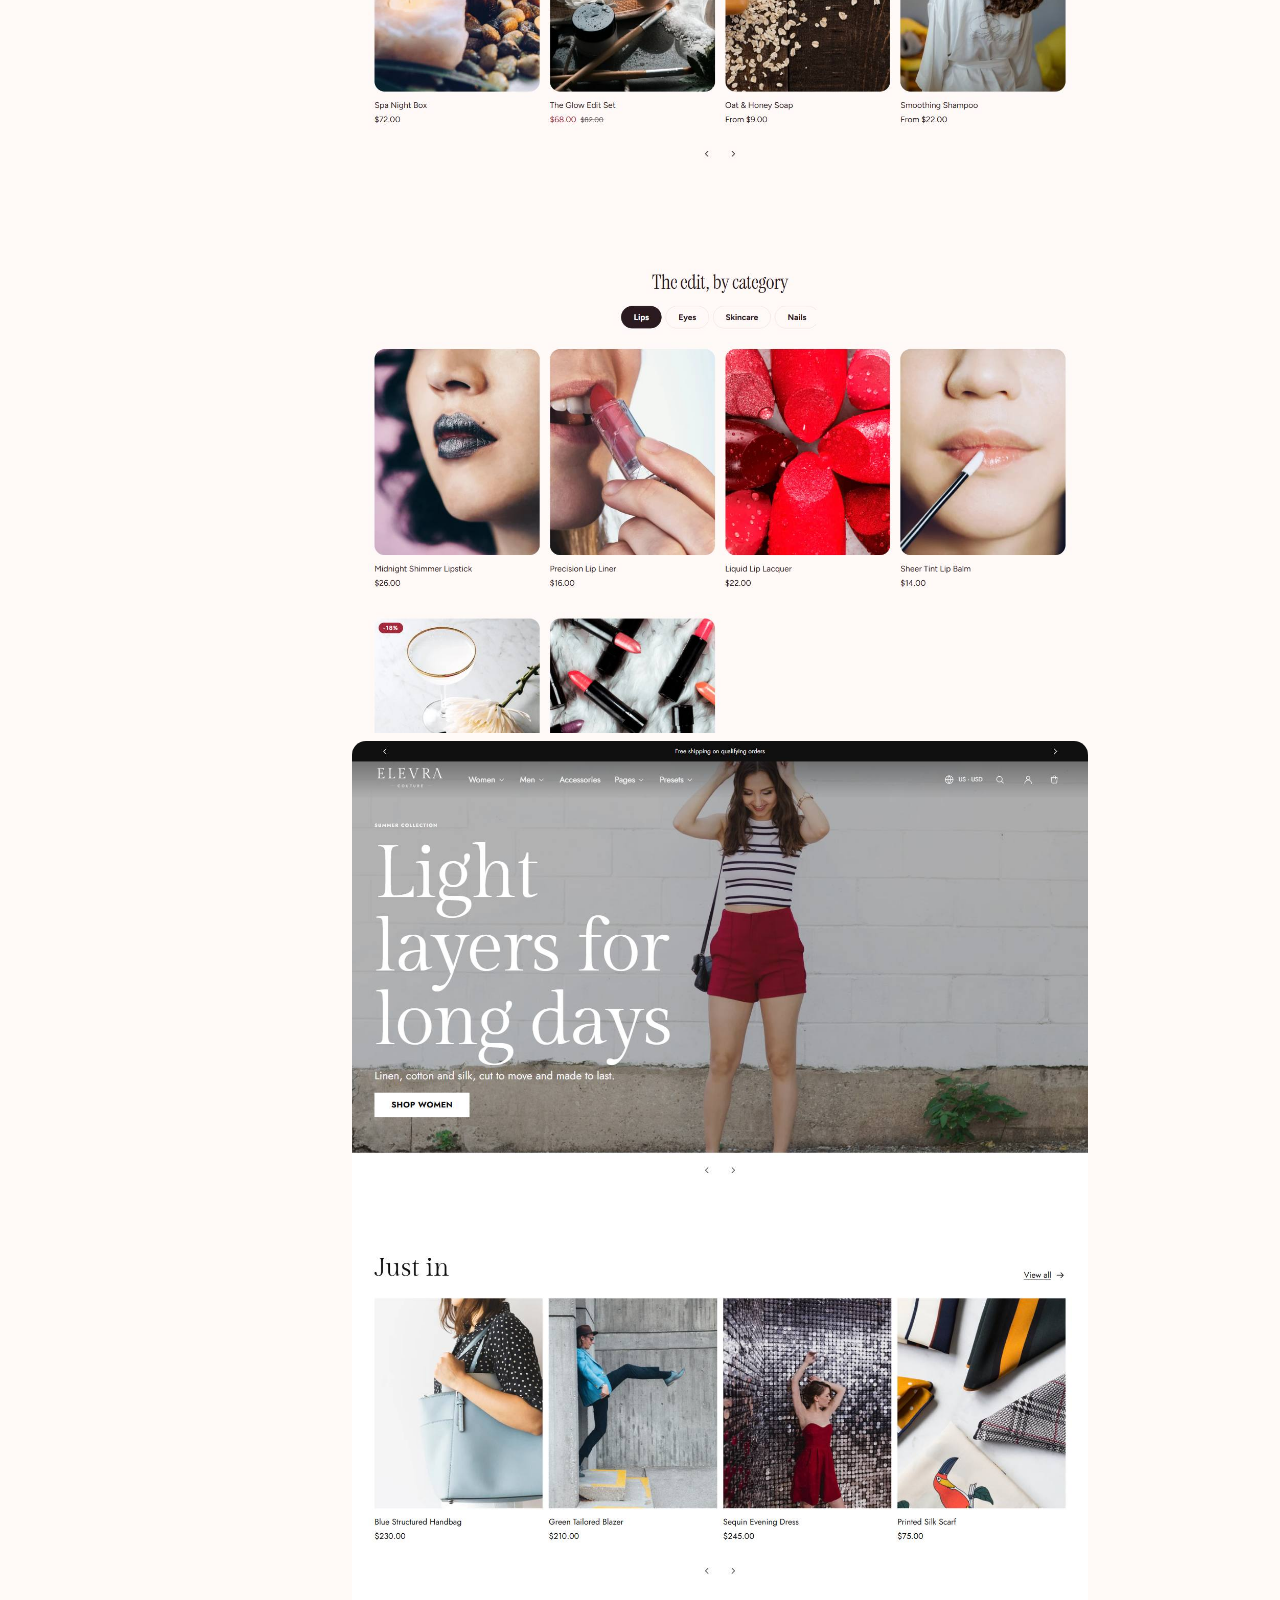
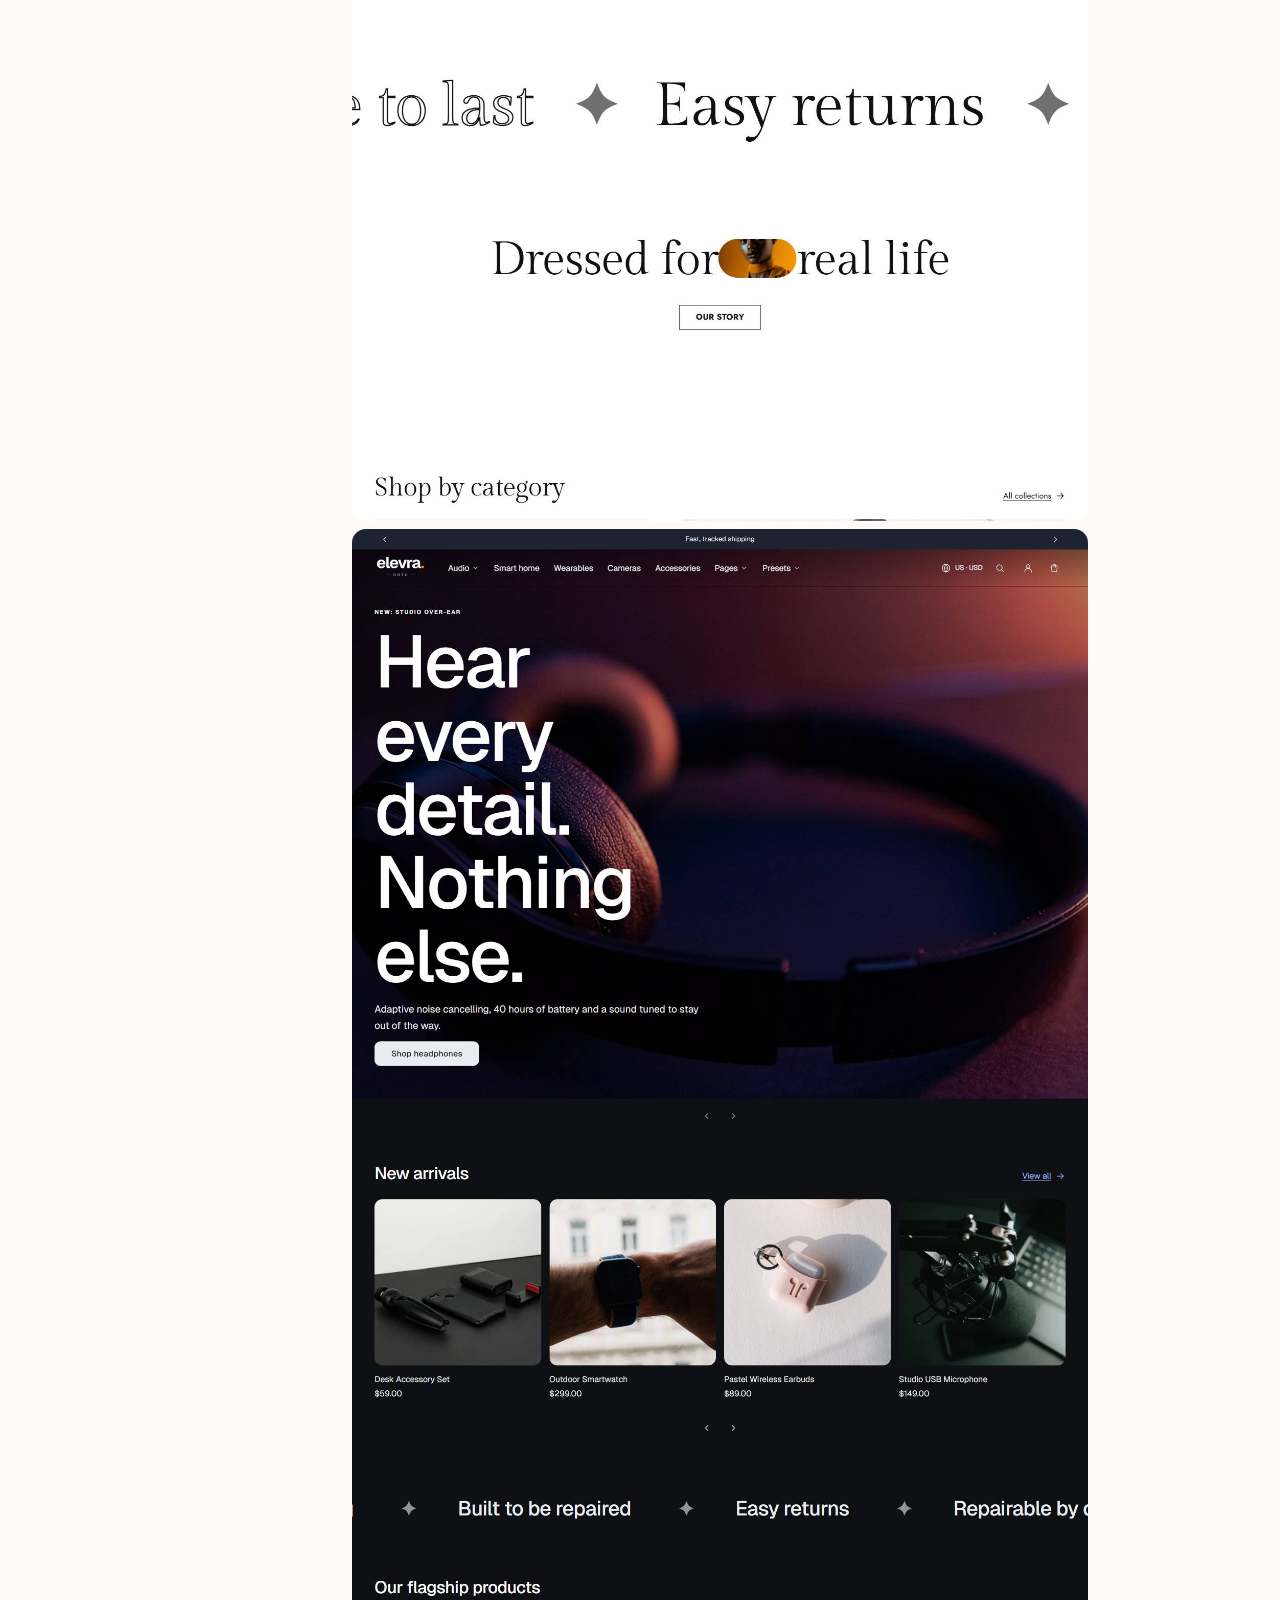
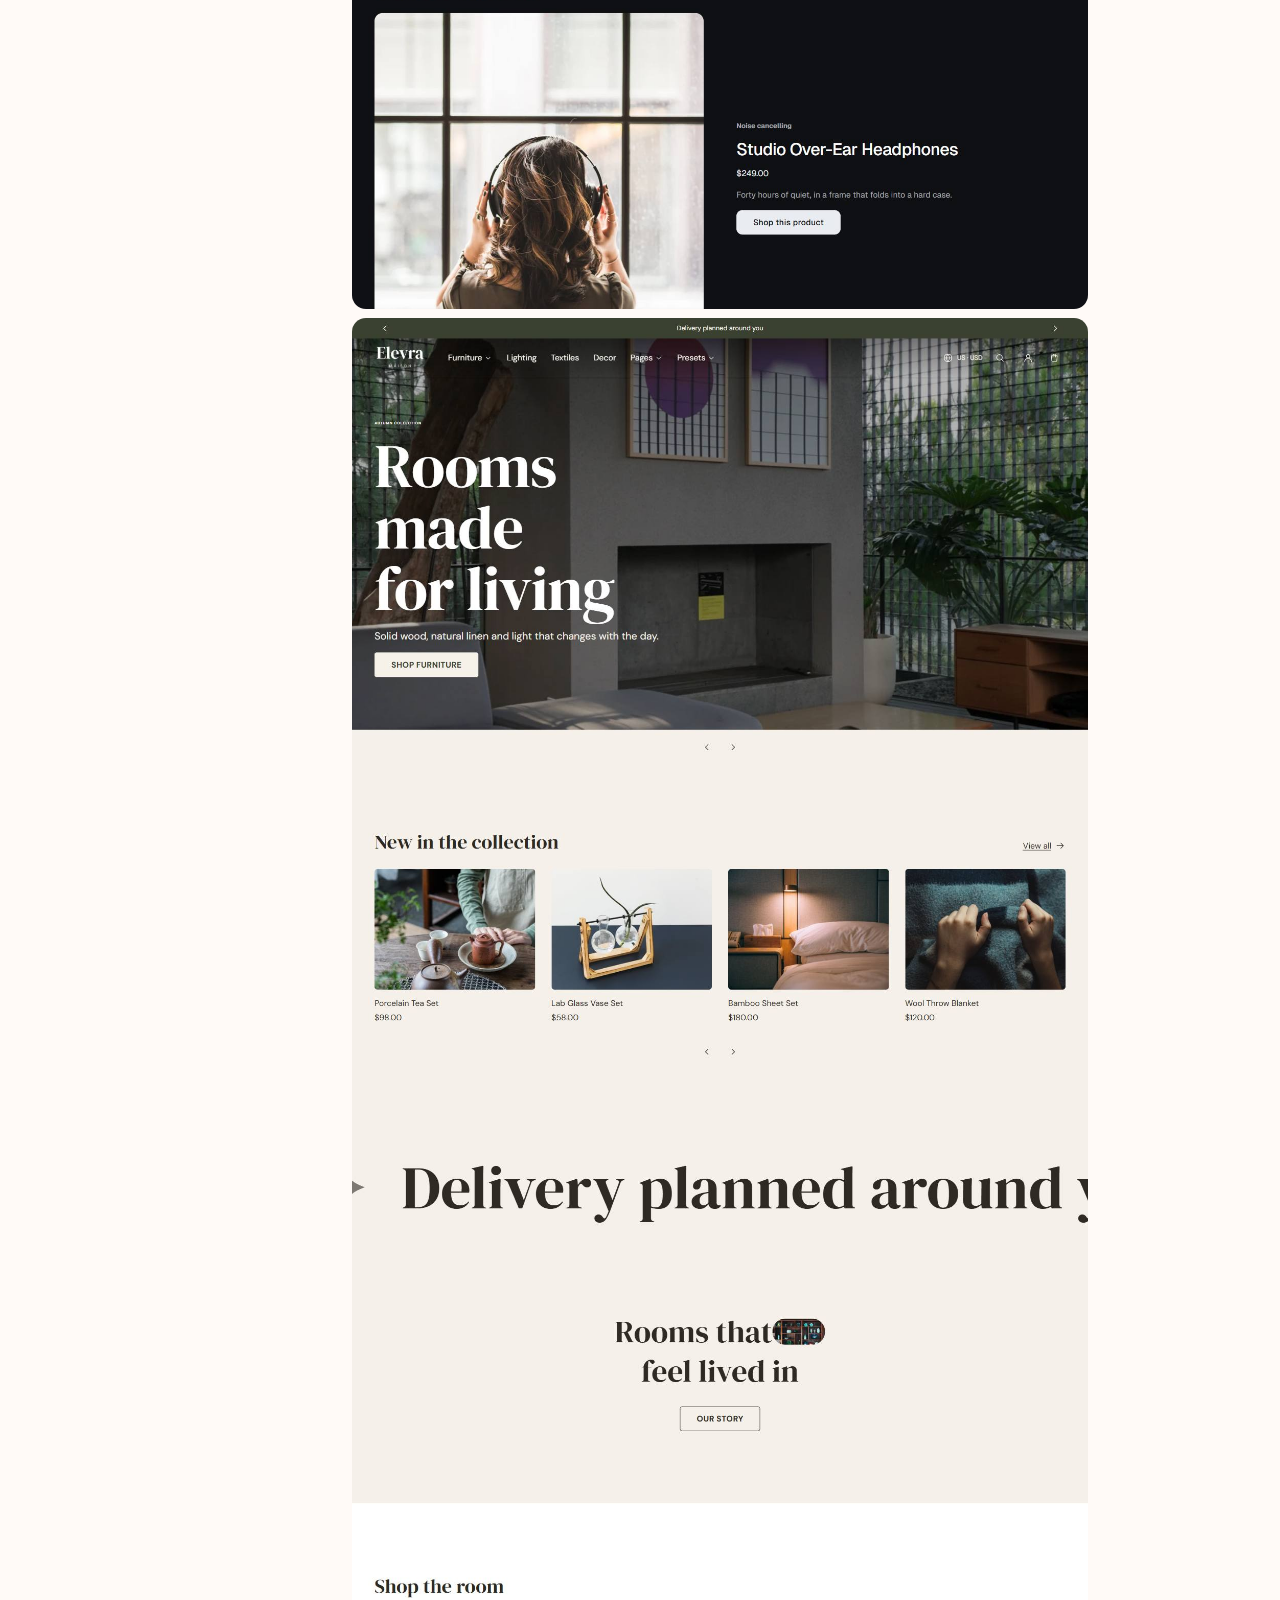
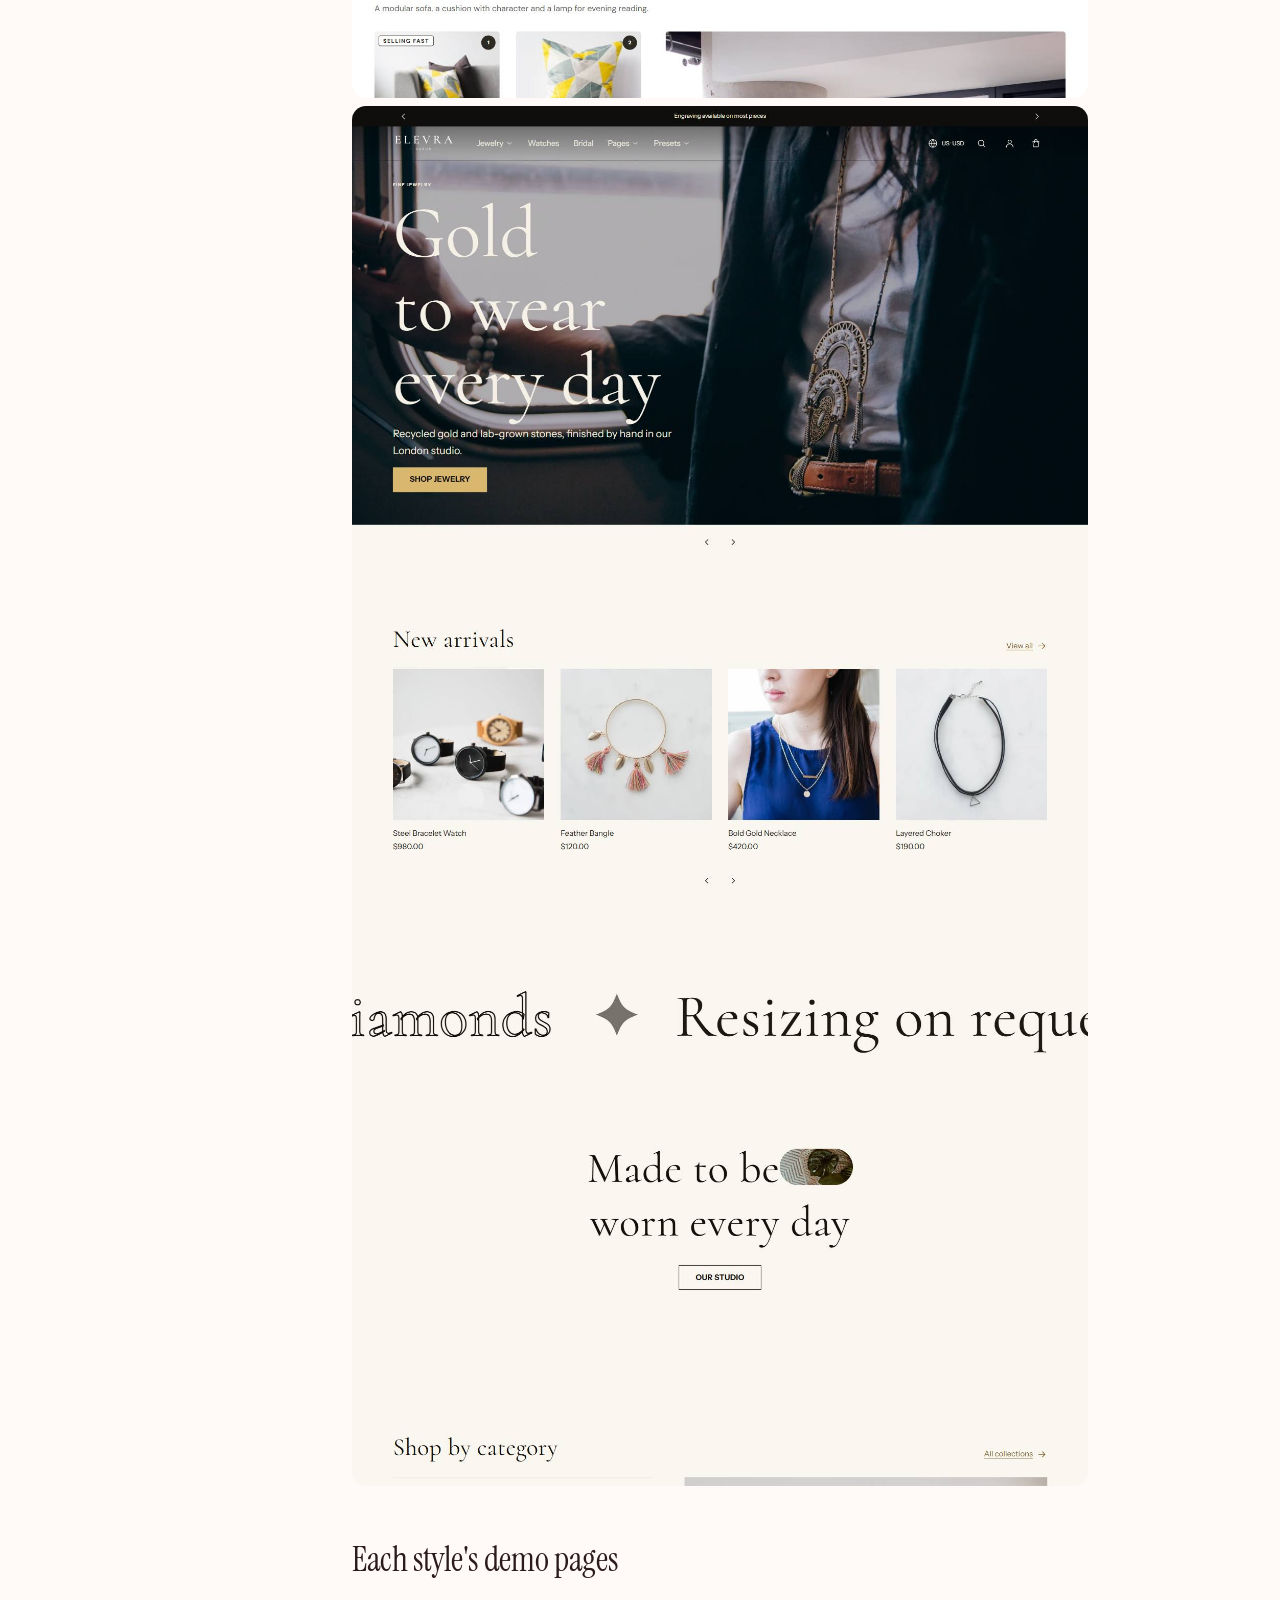
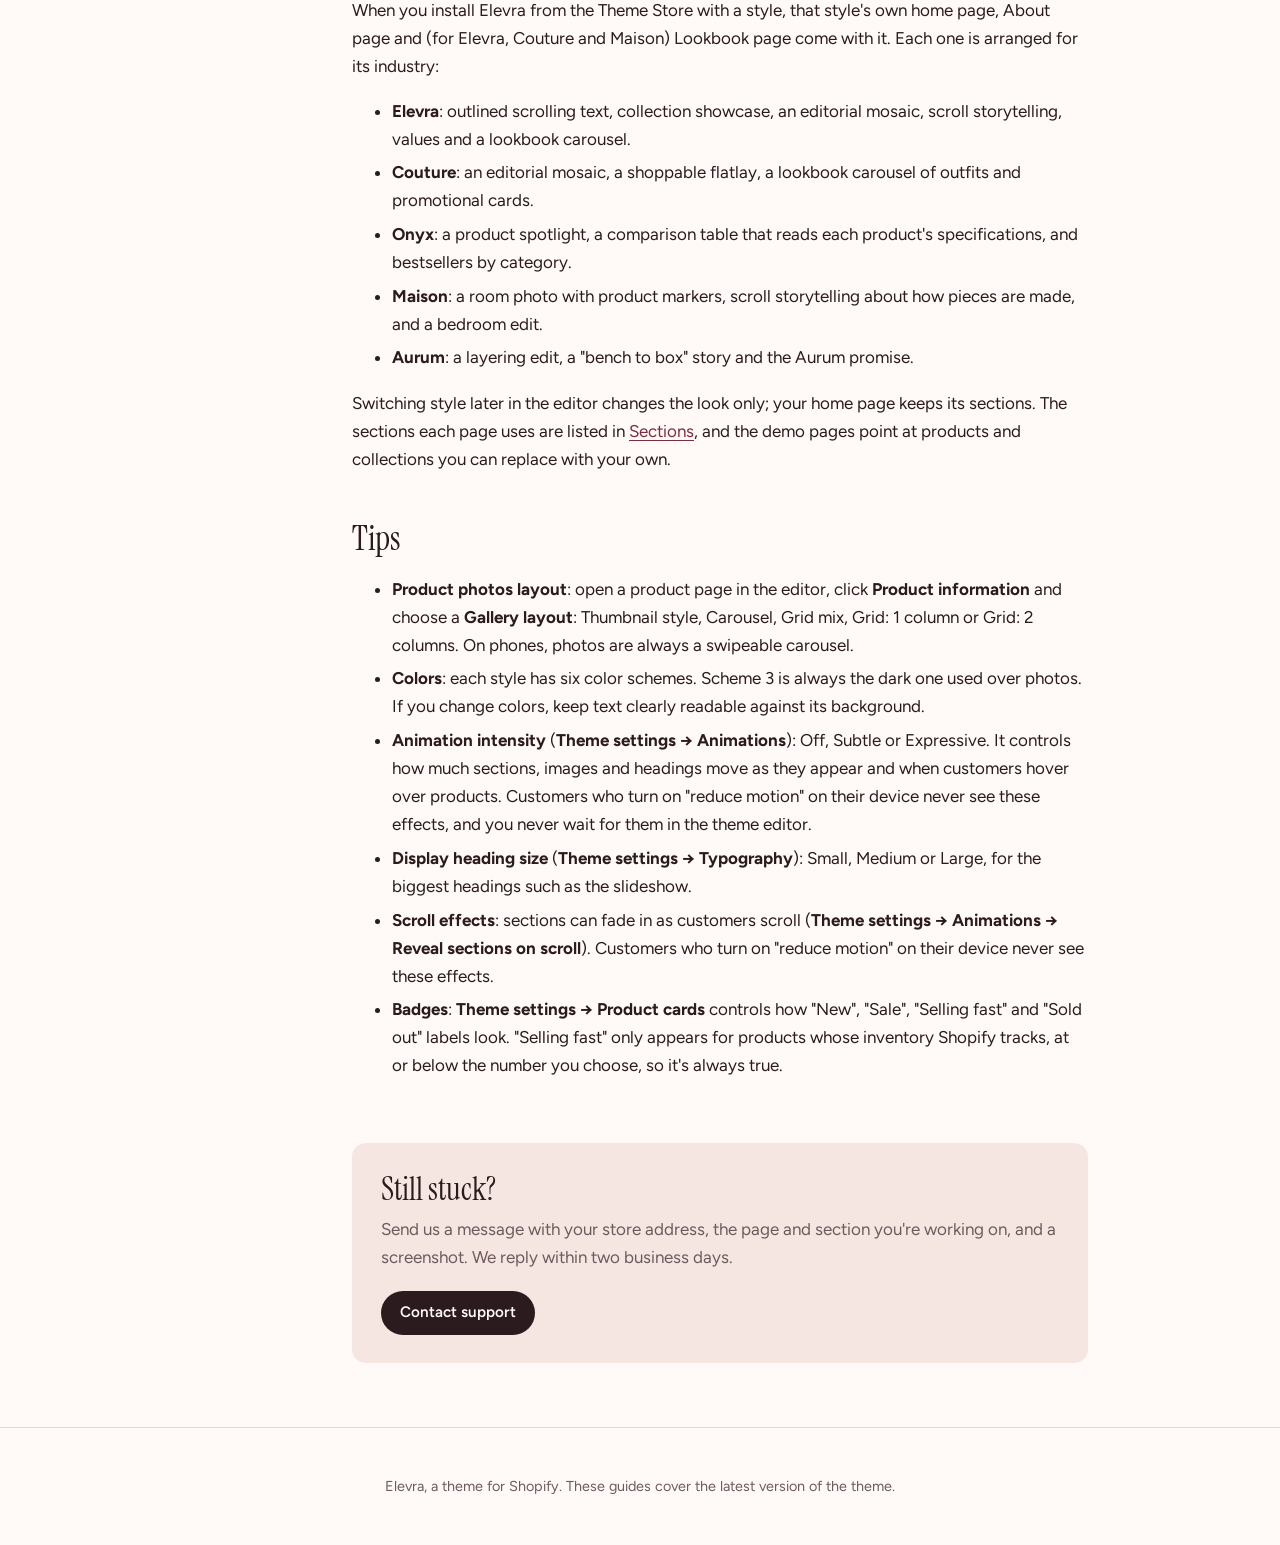
<file: styles.html>
<!doctype html>
<html lang="en">
<head>
<meta charset="utf-8">
<meta name="viewport" content="width=device-width, initial-scale=1">
<title>Theme styles – Elevra Help Center</title>
<meta name="description" content="Guides for store owners using the Elevra Shopify theme: setup, styles, sections, the footer, product data and answers to common questions.">
<link rel="preconnect" href="https://fonts.googleapis.com">
<link rel="preconnect" href="https://fonts.gstatic.com" crossorigin>
<link rel="stylesheet" href="https://fonts.googleapis.com/css2?family=Figtree:wght@400;500;600&family=Instrument+Serif&display=swap">
<link rel="stylesheet" href="site.css">
</head>
<body>
<a class="skip" href="#main">Skip to content</a>
<header class="masthead">
  <a class="brand" href="index.html"><span class="brand__name">Elevra</span> <span class="brand__sub">Help Center</span></a>
  <a class="masthead__support" href="https://forms.gle/SwwkydmW6LeUy94i7">Contact support</a>
</header>
<div class="layout">
  <nav class="sidebar" aria-label="Guides"><details class="sidebar__menu"><summary>Guides</summary><ul><li><a href="index.html">Home</a></li><li><a href="getting-started.html">Getting started</a></li><li><a href="styles.html" aria-current="page">Theme styles</a></li><li><a href="sections.html">Sections</a></li><li><a href="footer.html">Designing your footer</a></li><li><a href="product-data.html">Product details</a></li><li><a href="faq.html">FAQ</a></li></ul></details></nav>
  <main id="main" tabindex="-1">
    <article class="prose"><h1 id="theme-styles">Theme styles</h1>
<p>Elevra comes with five styles. A style is a starting point for the whole look: fonts, the six color schemes, corner shapes, button text, spacing, badge looks and scroll effects. Switching style never changes your products, pages, images or text.</p>
<p>To switch: <strong>Customize → Theme settings → Theme styles</strong>, pick a style, then <strong>Save</strong>. You can fine-tune any setting afterwards; your changes stay until you pick a style again.</p>
<div class="table" tabindex="0" role="region" aria-label="Theme styles table"><table><thead><tr><th scope="col">Style</th><th scope="col">Made for</th><th scope="col">Fonts</th><th scope="col">Look</th></tr></thead><tbody><tr><td><strong>Elevra</strong> (default)</td><td>Beauty, skincare, fragrance</td><td>Instrument Serif headings, Figtree text</td><td>Warm blush and cream colors, softly rounded corners, filled badges with percentage-off sale labels (called Rosé before version 0.16)</td></tr>
<tr><td><strong>Couture</strong></td><td>Fashion and accessories</td><td>Gilda Display headings, Jost text</td><td>Black and white with warm stone tones, square corners, uppercase buttons, outlined badges, sections that fade in as you scroll</td></tr>
<tr><td><strong>Onyx</strong></td><td>Electronics and gadgets</td><td>Geist headings and text</td><td>Dark background with an electric blue accent, gently rounded corners, filled badges</td></tr>
<tr><td><strong>Maison</strong></td><td>Home, furniture and decor</td><td>DM Serif Display headings, DM Sans text</td><td>Earthy sand, olive and terracotta, nearly square corners, uppercase buttons, generous spacing</td></tr>
<tr><td><strong>Aurum</strong></td><td>Jewelry and watches</td><td>Cormorant headings, Instrument Sans text</td><td>Ivory, black and soft gold, thin elegant headings, square corners, small uppercase buttons, outlined badges, the most spacious layout</td></tr></tbody></table></div>
<p><img src="images/presets-elevra-home.jpg" alt="Elevra home page" loading="lazy">
<img src="images/presets-couture-home.jpg" alt="Couture home page" loading="lazy">
<img src="images/presets-onyx-home.jpg" alt="Onyx home page" loading="lazy">
<img src="images/presets-maison-home.jpg" alt="Maison home page" loading="lazy">
<img src="images/presets-aurum-home.jpg" alt="Aurum home page" loading="lazy"></p>
<h2 id="each-style39s-demo-pages">Each style&#39;s demo pages</h2>
<p>When you install Elevra from the Theme Store with a style, that style&#39;s own home page, About page and (for Elevra, Couture and Maison) Lookbook page come with it. Each one is arranged for its industry:</p>
<ul>
<li><strong>Elevra</strong>: outlined scrolling text, collection showcase, an editorial mosaic, scroll storytelling, values and a lookbook carousel.</li>
<li><strong>Couture</strong>: an editorial mosaic, a shoppable flatlay, a lookbook carousel of outfits and promotional cards.</li>
<li><strong>Onyx</strong>: a product spotlight, a comparison table that reads each product&#39;s specifications, and bestsellers by category.</li>
<li><strong>Maison</strong>: a room photo with product markers, scroll storytelling about how pieces are made, and a bedroom edit.</li>
<li><strong>Aurum</strong>: a layering edit, a &quot;bench to box&quot; story and the Aurum promise.</li>
</ul>
<p>Switching style later in the editor changes the look only; your home page keeps its sections. The sections each page uses are listed in <a href="sections.html">Sections</a>, and the demo pages point at products and collections you can replace with your own.</p>
<h2 id="tips">Tips</h2>
<ul>
<li><strong>Product photos layout</strong>: open a product page in the editor, click <strong>Product information</strong> and choose a <strong>Gallery layout</strong>: Thumbnail style, Carousel, Grid mix, Grid: 1 column or Grid: 2 columns. On phones, photos are always a swipeable carousel.</li>
<li><strong>Colors</strong>: each style has six color schemes. Scheme 3 is always the dark one used over photos. If you change colors, keep text clearly readable against its background.</li>
<li><strong>Animation intensity</strong> (<strong>Theme settings → Animations</strong>): Off, Subtle or Expressive. It controls how much sections, images and headings move as they appear and when customers hover over products. Customers who turn on &quot;reduce motion&quot; on their device never see these effects, and you never wait for them in the theme editor.</li>
<li><strong>Display heading size</strong> (<strong>Theme settings → Typography</strong>): Small, Medium or Large, for the biggest headings such as the slideshow.</li>
<li><strong>Scroll effects</strong>: sections can fade in as customers scroll (<strong>Theme settings → Animations → Reveal sections on scroll</strong>). Customers who turn on &quot;reduce motion&quot; on their device never see these effects.</li>
<li><strong>Badges</strong>: <strong>Theme settings → Product cards</strong> controls how &quot;New&quot;, &quot;Sale&quot;, &quot;Selling fast&quot; and &quot;Sold out&quot; labels look. &quot;Selling fast&quot; only appears for products whose inventory Shopify tracks, at or below the number you choose, so it&#39;s always true.</li>
</ul>
</article>
    <aside class="support-card" id="support" aria-labelledby="support-title">
      <h2 id="support-title">Still stuck?</h2>
      <p>Send us a message with your store address, the page and section you're working on, and a screenshot. We reply within two business days.</p>
      <a class="button" href="https://forms.gle/SwwkydmW6LeUy94i7">Contact support</a>
    </aside>
  </main>
</div>
<script>
  // Large screens show the guide list as a sidebar; small screens keep it folded.
  if (matchMedia('(min-width: 960px)').matches) document.querySelector('.sidebar__menu').open = true;
</script>
<footer class="colophon"><p>Elevra, a theme for Shopify. These guides cover the latest version of the theme.</p></footer>
</body>
</html>
</file>
<file: site.css>
/* Elevra Help Center: the public theme documentation built by scripts/docs-site.js. */
:root {
  --bg: #fffaf7;
  --surface: #f5e6e1;
  --fg: #2b1a1e;
  --muted: #6e5a5e;
  --accent: #7a2e3f;
  --border: #e6d5d0;
  --code: #f2e7e3;
  --radius: 14px;
  --serif: 'Instrument Serif', Georgia, serif;
  --sans: 'Figtree', system-ui, -apple-system, 'Segoe UI', sans-serif;
  color-scheme: light;
}

@media (prefers-color-scheme: dark) {
  :root {
    --bg: #1a1214;
    --surface: #2a1d21;
    --fg: #f6ecea;
    --muted: #c4b1b4;
    --accent: #f0a8b8;
    --border: #3d2c31;
    --code: #2f2226;
    color-scheme: dark;
  }
}

*,
*::before,
*::after {
  box-sizing: border-box;
}

html {
  scroll-padding-block-start: 5rem;
  -webkit-text-size-adjust: 100%;
}

body {
  margin: 0;
  background: var(--bg);
  color: var(--fg);
  font: 400 1.0625rem/1.65 var(--sans);
}

a {
  color: var(--accent);
  text-underline-offset: 0.18em;
}

a:hover {
  text-decoration-thickness: 2px;
}

:focus-visible {
  outline: 2px solid var(--accent);
  outline-offset: 3px;
  border-radius: 4px;
}

.skip {
  position: absolute;
  inset-inline-start: 1rem;
  inset-block-start: -4rem;
  z-index: 10;
  padding: 0.6rem 1rem;
  border-radius: 999px;
  background: var(--fg);
  color: var(--bg);
}

.skip:focus {
  inset-block-start: 1rem;
}

/* Masthead */
.masthead {
  position: sticky;
  inset-block-start: 0;
  z-index: 5;
  display: flex;
  gap: 1rem;
  align-items: center;
  justify-content: space-between;
  padding: 0.9rem clamp(1rem, 4vw, 2.5rem);
  border-block-end: 1px solid var(--border);
  background: color-mix(in srgb, var(--bg) 88%, transparent);
  backdrop-filter: blur(10px);
}

.brand {
  color: var(--fg);
  text-decoration: none;
}

.brand__name {
  font: 400 1.9rem/1 var(--serif);
}

.brand__sub {
  margin-inline-start: 0.35rem;
  color: var(--muted);
  font-size: 0.8rem;
  font-weight: 500;
  letter-spacing: 0.14em;
  text-transform: uppercase;
}

.masthead__support,
.button {
  display: inline-flex;
  align-items: center;
  min-block-size: 2.75rem;
  padding: 0 1.2rem;
  border-radius: 999px;
  background: var(--fg);
  color: var(--bg);
  font-size: 0.95rem;
  font-weight: 600;
  text-decoration: none;
  white-space: nowrap;
}

.masthead__support:hover,
.button:hover {
  background: var(--accent);
  color: var(--bg);
}

/* Layout */
.layout {
  display: grid;
  gap: 2rem;
  max-inline-size: 78rem;
  margin-inline: auto;
  padding: 1.5rem clamp(1rem, 4vw, 2.5rem) 4rem;
}

@media (min-width: 960px) {
  .layout {
    grid-template-columns: 15rem minmax(0, 1fr);
    gap: 3.5rem;
    padding-block-start: 3rem;
  }
}

.sidebar__menu summary {
  display: flex;
  align-items: center;
  justify-content: space-between;
  min-block-size: 2.75rem;
  padding: 0 1rem;
  border: 1px solid var(--border);
  border-radius: var(--radius);
  font-weight: 600;
  cursor: pointer;
  list-style: none;
}

.sidebar__menu summary::-webkit-details-marker {
  display: none;
}

.sidebar__menu summary::after {
  content: '+';
  font-size: 1.3rem;
  line-height: 1;
}

.sidebar__menu[open] summary::after {
  content: '–';
}

.sidebar ul {
  margin: 0.5rem 0 0;
  padding: 0;
  list-style: none;
}

.sidebar li a {
  display: block;
  padding: 0.55rem 1rem;
  border-radius: 10px;
  color: var(--fg);
  text-decoration: none;
}

.sidebar li a:hover {
  background: var(--surface);
}

.sidebar li a[aria-current='page'] {
  background: var(--surface);
  color: var(--accent);
  font-weight: 600;
}

@media (min-width: 960px) {
  .sidebar {
    position: sticky;
    inset-block-start: 6rem;
    align-self: start;
  }

  .sidebar__menu summary {
    display: none;
  }
}

/* Contents and article */
main {
  min-inline-size: 0;
}

.contents {
  margin-block: 1.5rem 2.5rem;
  padding: 1.1rem 1.4rem;
  border-radius: var(--radius);
  background: var(--surface);
  font-size: 0.95rem;
}

.contents p {
  margin: 0 0 0.4rem;
  color: var(--muted);
  font-size: 0.78rem;
  font-weight: 600;
  letter-spacing: 0.12em;
  text-transform: uppercase;
}

.contents ul {
  columns: 2 14rem;
  margin: 0;
  padding: 0;
  list-style: none;
}

.contents li {
  padding-block: 0.15rem;
}

.prose {
  max-inline-size: 46rem;
}

.prose h1,
.prose h2,
.prose h3 {
  font-family: var(--serif);
  font-weight: 400;
  line-height: 1.1;
  letter-spacing: -0.01em;
}

.prose h1 {
  margin: 0 0 1rem;
  font-size: clamp(2.6rem, 6vw, 3.8rem);
}

.prose h2 {
  margin: 3rem 0 0.75rem;
  font-size: 2.1rem;
}

.prose h3 {
  margin: 2rem 0 0.5rem;
  font-size: 1.55rem;
}

.prose p,
.prose li {
  overflow-wrap: anywhere;
}

.prose li + li {
  margin-block-start: 0.35rem;
}

.prose code {
  padding: 0.1em 0.35em;
  border-radius: 6px;
  background: var(--code);
  font-size: 0.9em;
}

.prose img {
  max-inline-size: 100%;
  block-size: auto;
  border-radius: var(--radius);
}

.prose blockquote {
  margin: 1.5rem 0;
  padding: 0.2rem 1.2rem;
  border-inline-start: 3px solid var(--accent);
  color: var(--muted);
}

.table {
  max-inline-size: 100%;
  margin: 1.5rem 0;
  overflow-x: auto;
  border: 1px solid var(--border);
  border-radius: var(--radius);
}

.prose table {
  inline-size: 100%;
  min-inline-size: 36rem;
  border-collapse: collapse;
  font-size: 0.95rem;
}

.prose th,
.prose td {
  padding: 0.7rem 0.9rem;
  border-block-end: 1px solid var(--border);
  text-align: start;
  vertical-align: top;
}

.prose th {
  background: var(--surface);
  font-weight: 600;
}

.prose tr:last-child td {
  border-block-end: 0;
}

/* Support card and footer */
.support-card {
  max-inline-size: 46rem;
  margin-block-start: 4rem;
  padding: 1.8rem;
  border-radius: var(--radius);
  background: var(--surface);
}

.support-card h2 {
  margin: 0 0 0.5rem;
  font: 400 2rem/1.1 var(--serif);
}

.support-card p {
  margin: 0 0 1.2rem;
  color: var(--muted);
}

.colophon {
  padding: 2rem clamp(1rem, 4vw, 2.5rem);
  border-block-start: 1px solid var(--border);
  color: var(--muted);
  font-size: 0.9rem;
  text-align: center;
}

@media (prefers-reduced-motion: no-preference) {
  html {
    scroll-behavior: smooth;
  }
}
</file>
